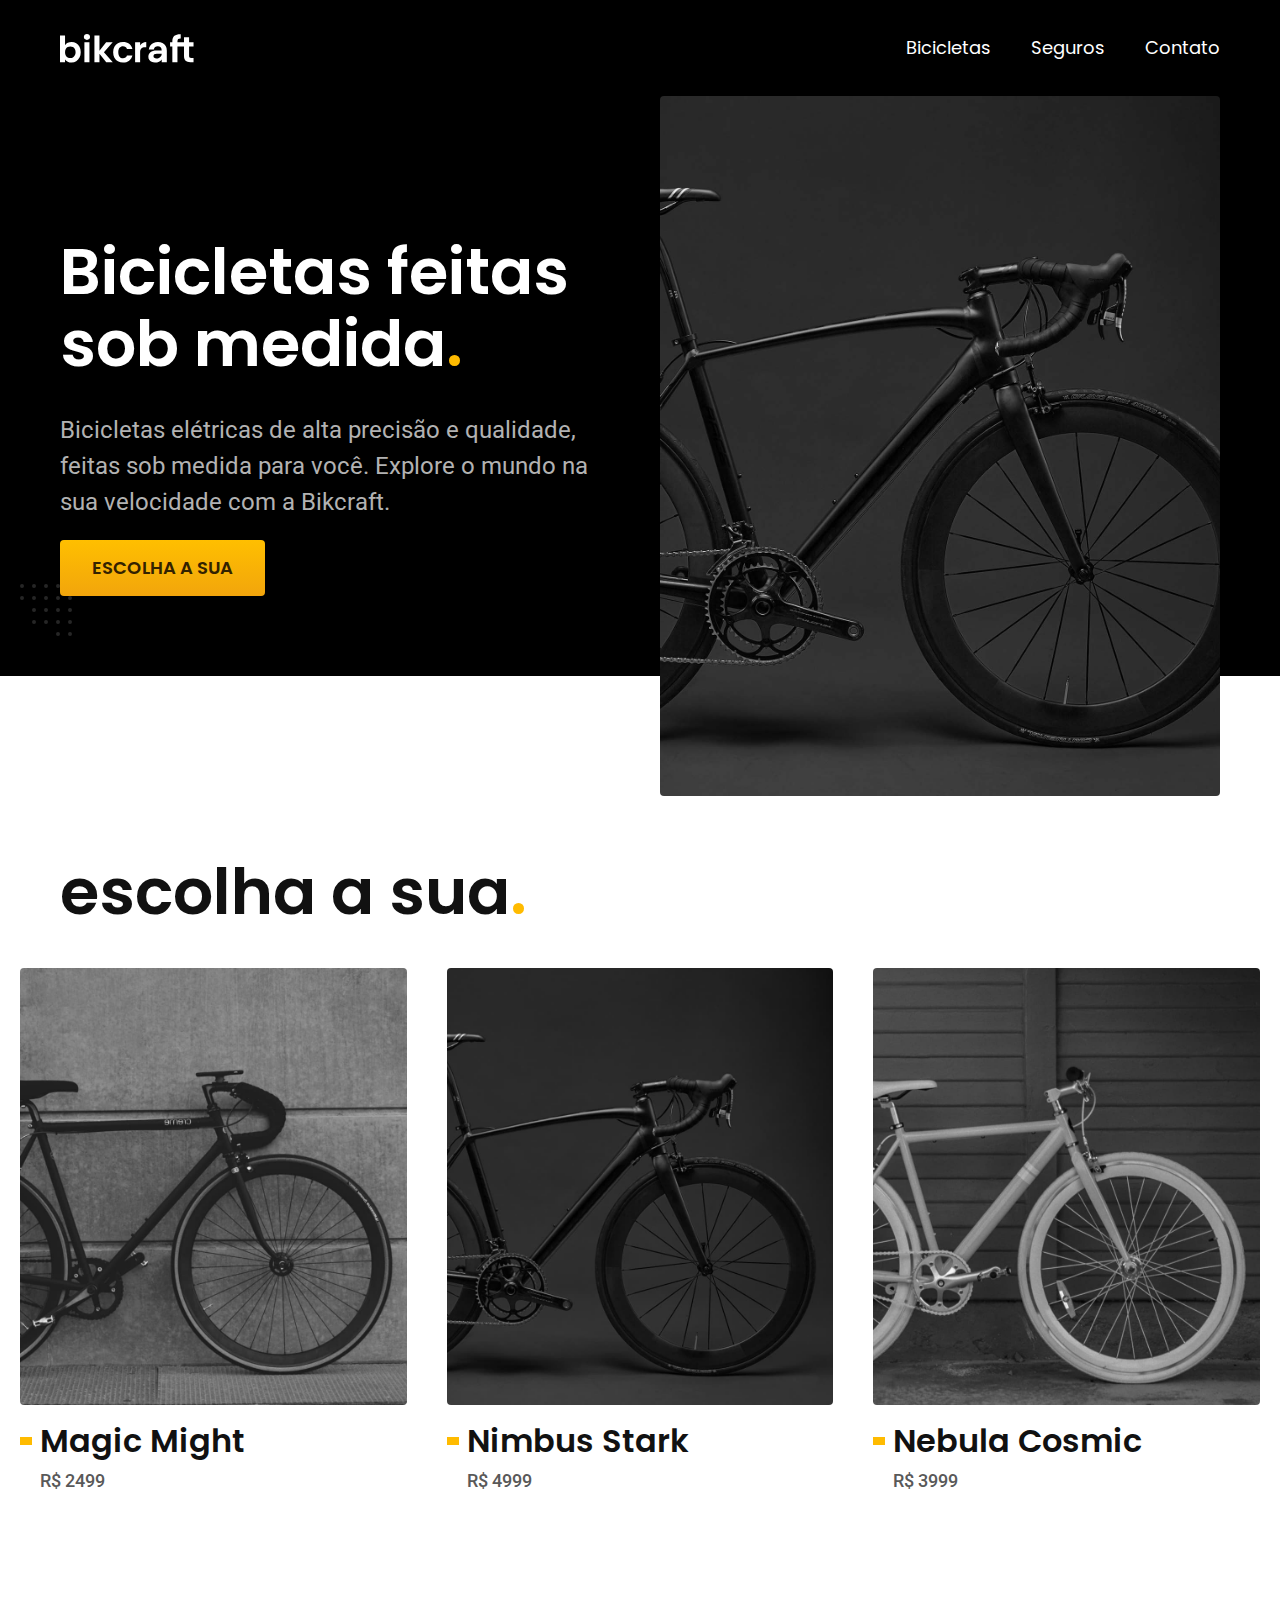
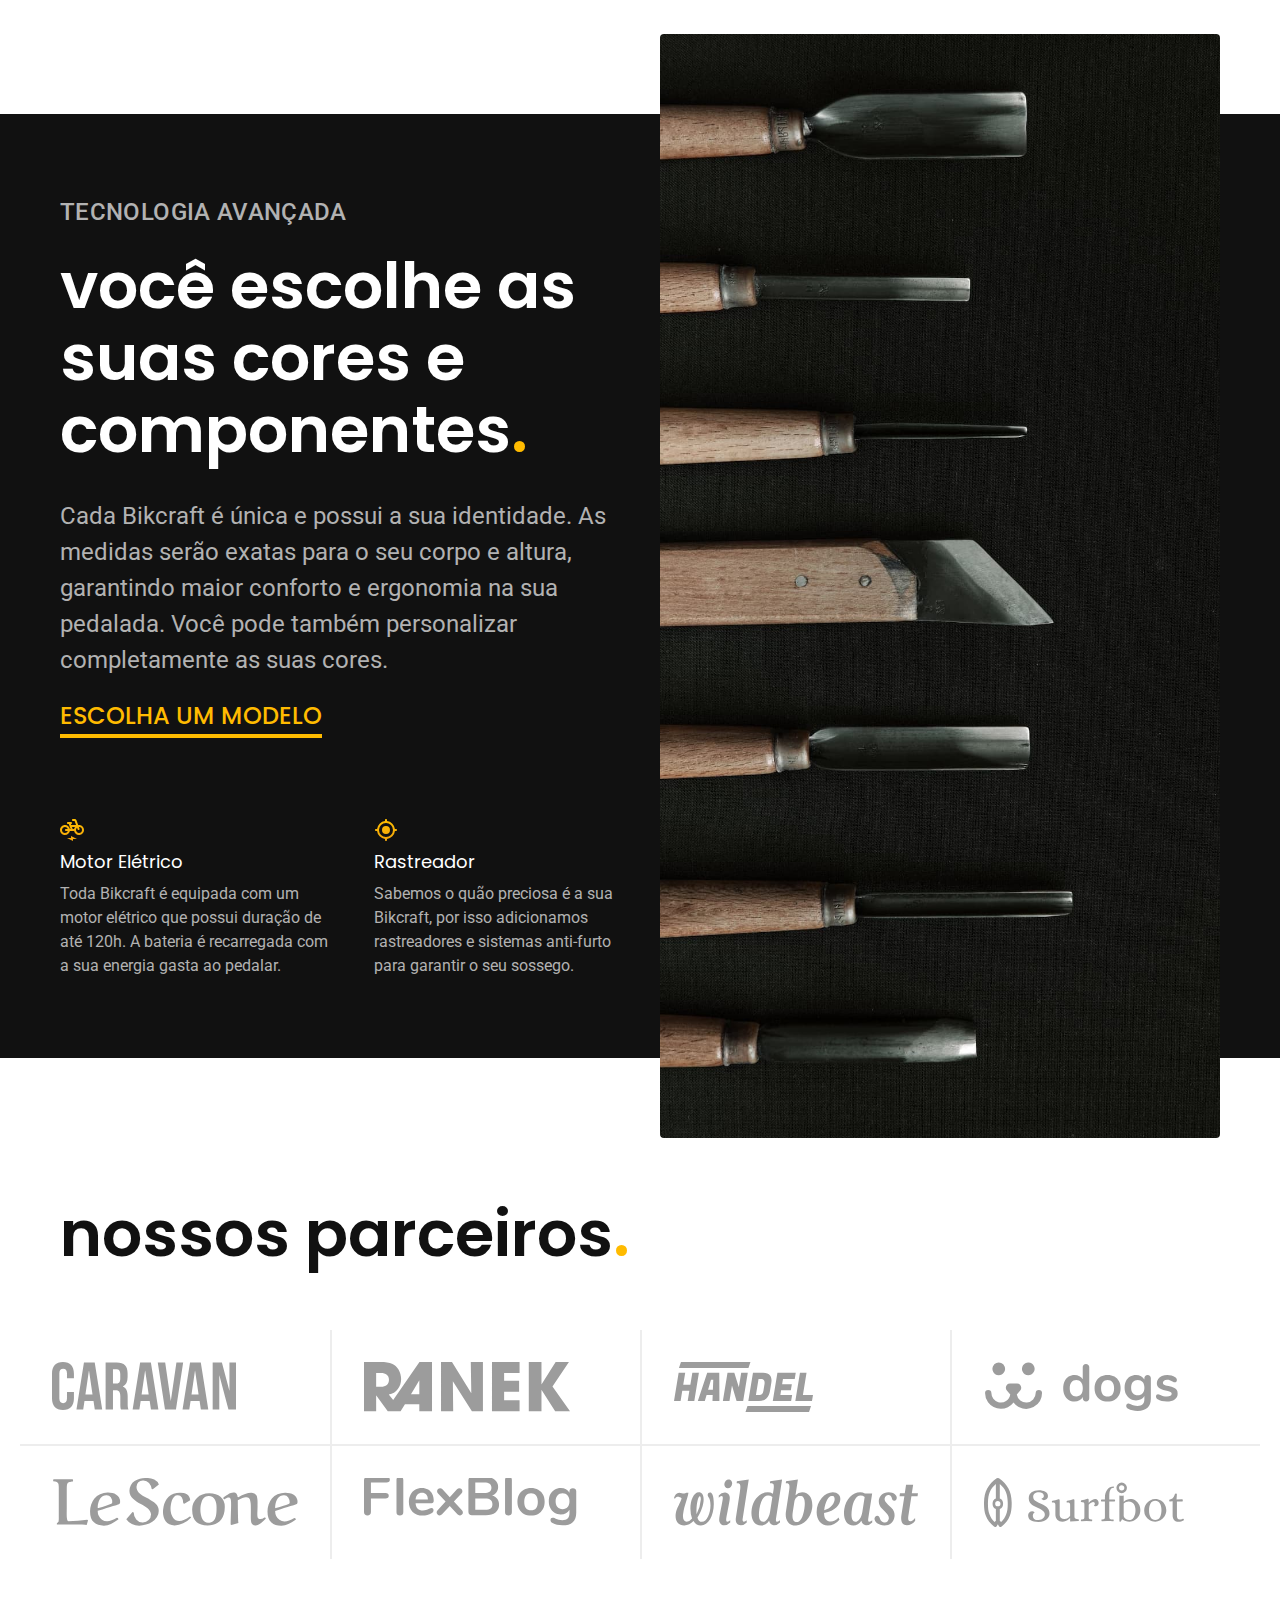
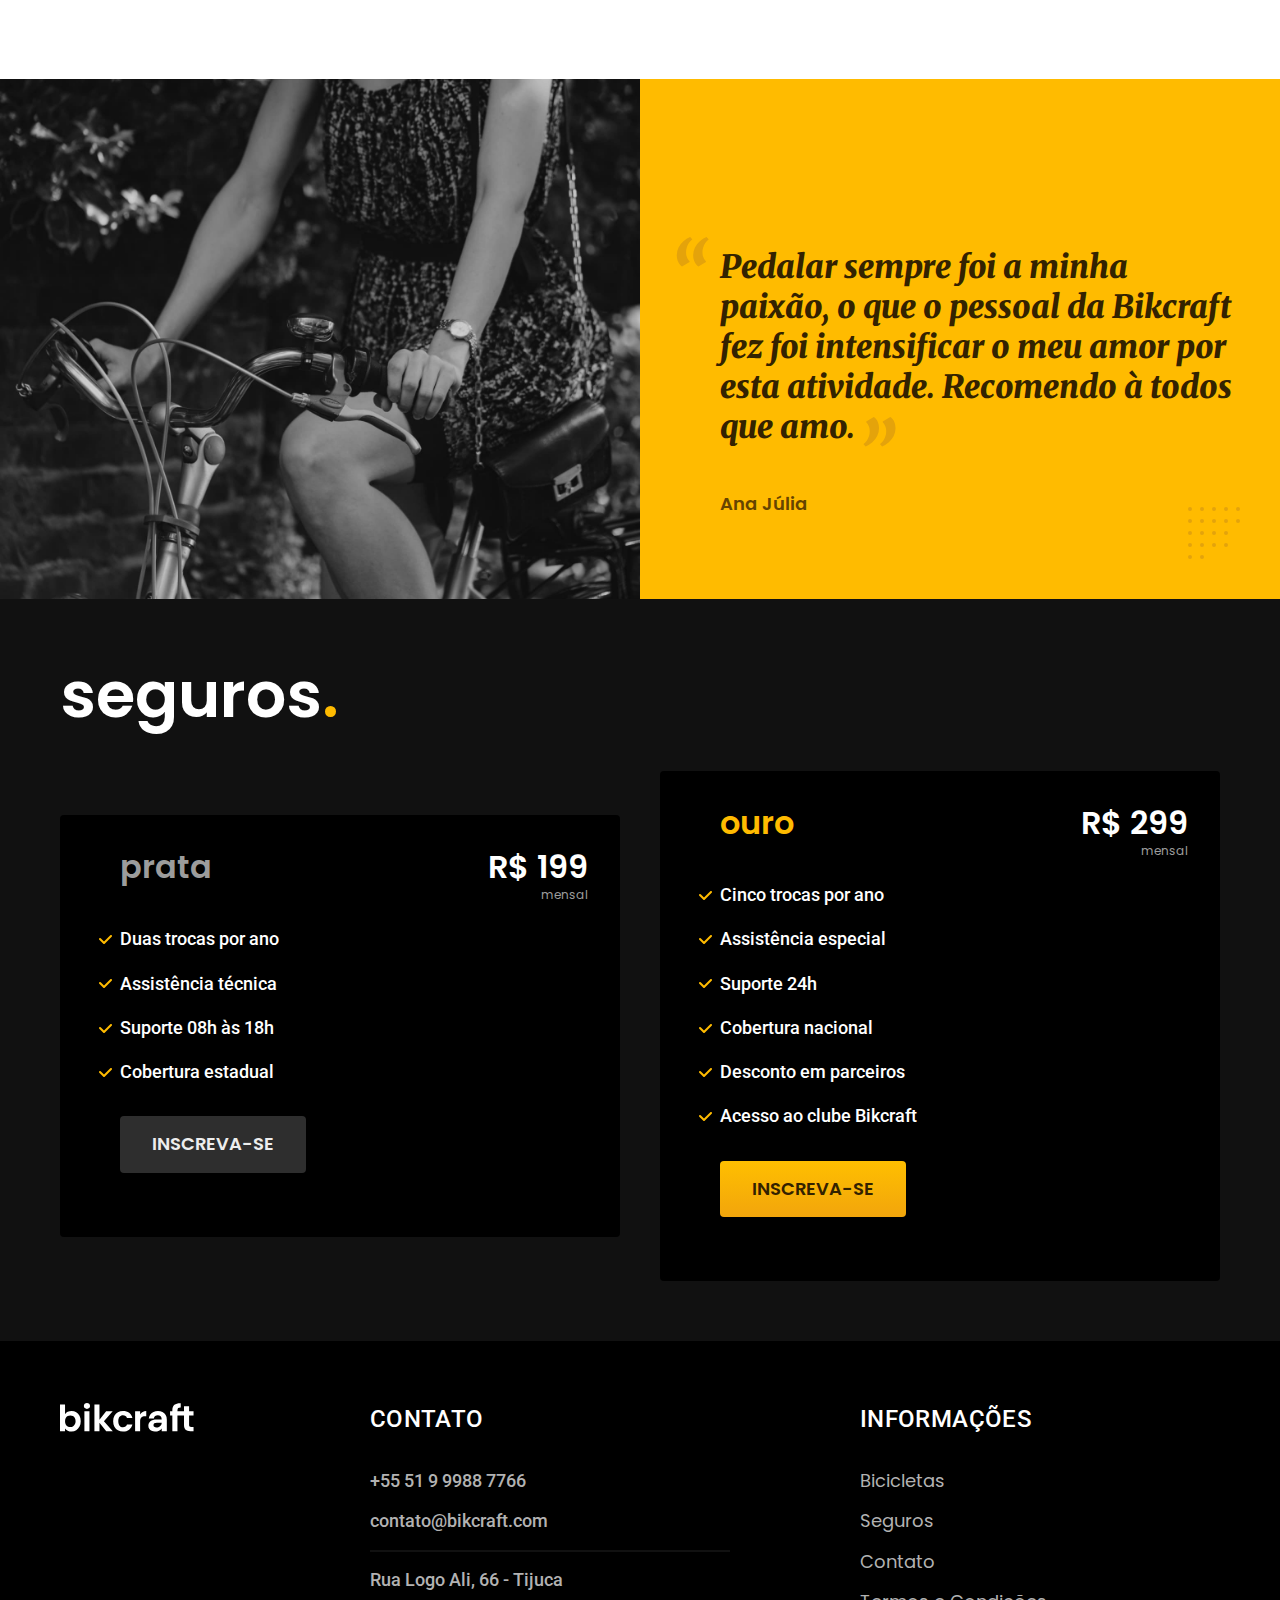
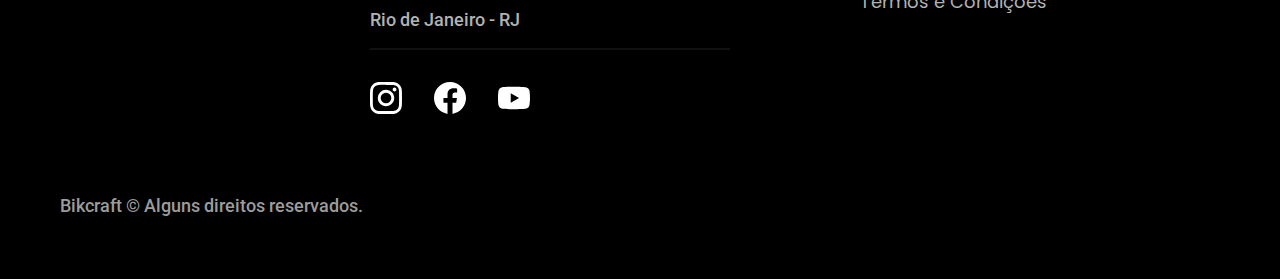
<file: index.html>
<!DOCTYPE html>
<html lang="pt-br">
<head>
    <meta charset="UTF-8">
    <meta http-equiv="X-UA-Compatible" content="IE=edge">
    <meta name="viewport" content="width=device-width, initial-scale=1.0">
    <link rel=" icon" href="./favicon.svg" type="image/svg+xml">
    

    <link rel="preaload" href="./css/style.min.css" as="style">
    <link rel="stylesheet" href="./css/style.min.css">


    <script src="./js/plugins/simple-anime.js" defer></script>
    <script src="./js/script.js" defer></script>

    
    <link rel="preconnect" href="https://fonts.googleapis.com">
    <link rel="preconnect" href="https://fonts.gstatic.com" crossorigin>
    <link href="https://fonts.googleapis.com/css2?family=Merriweather:ital,wght@1,900&family=Poppins:wght@400;600&family=Roboto:wght@400;500&display=swap" rel="stylesheet">
    
    <title>bikcraft - bicicletas elétricas</title>
    <meta name="description" content="Bicicletas elétricas de alta precisão e 
    qualidade, feitas sob medida para você. Explore o mundo na sua velocidade com a Bikcraft.">
    

<script>document.documentElement.classList.add('js')</script>
</head>
<body>
    <header class=" header-bg">
        <div class="header container">

            <a href="./">
                <img src="./img/bikcraft.svg" alt="bikcraft">
            </a>

            <nav aria-label="primaria">

                <ul class="header-menu font-1-m cor-0">
                    <li><a href="./bicicletas.html">Bicicletas</a></li>
                    <li><a href="./seguros.html">Seguros</a></li>
                    <li><a href="./contato.html">Contato</a></li>
                </ul>

            </nav>

        </div>
    </header>

    <main class="introducao-bg cor-0">
        <div class="container introducao">
            <div class="introducao-conteudo">
                <h1  data-anime="200" class="fadeInLeft font-1-xxl ">Bicicletas feitas sob medida<span class="cor-p1">.</span></h1>
            <p class="font-2-l cor-5" data-anime="400">
                Bicicletas elétricas de alta precisão e qualidade, feitas sob medida 
                para você. Explore o mundo na sua velocidade com a Bikcraft.
            </p>
            <a class="botao" data-anime="600" href="./bicicletas.html">Escolha a sua</a>
            </div>
            <picture data-anime="800">
                <source media="(max-width:800px)" srcset="./img/bicicletas/nimbus.jpg">
                <img src="./img/fotos/introducao.jpg" alt="Bicicleta elétrica preta">

            </picture>
            
        </div>

    </main>

    <article class="bicicletas-lista">
        <h2 class="container font-1-xxl">escolha a sua<span class="cor-p1">.</span> </h2>

        <ul>
            <li>
                <a href="./bicicletas/magic.html">
                    <img src="./img/bicicletas/magic-home.jpg" alt="bicicleta preta">
                    <h3 class="font-1-xl">Magic Might</h3>
                    <span class="font-2-m cor-8">R$ 2499</span>
                </a>
            </li>

            <li>
                <a href="./bicicletas/nimbus.html">
                    <img src="./img/bicicletas/nimbus-home.jpg" alt="bicicleta preta">
                    <h3 class="font-1-xl">Nimbus Stark</h3>
                    <span class="font-2-m cor-8">R$ 4999</span>
                </a>
            </li>

            <li>
                <a href="./bicicletas/nebula.html">
                    <img src="./img/bicicletas/nebula-home.jpg" alt="bicicleta preta">
                    <h3 class="font-1-xl">Nebula Cosmic</h3>
                    <span class="font-2-m cor-8">R$ 3999</span>
                </a>
            </li>
        </ul>
    </article>

    <article class="tecnologia-bg">
        <div class="tecnologia container">
            <div class="tecnologia-conteudo">
                <span class="font-2-l-b cor-5">tecnologia avançada</span>
                <h2 class="font-1-xxl cor-0">você escolhe as suas cores e componentes<span class="cor-p1">.</span></h2>
                <p class="font-2-l cor-5">
                    Cada Bikcraft é única e possui a sua identidade. 
                    As medidas serão exatas para o seu corpo e altura, 
                    garantindo maior conforto e ergonomia na sua pedalada. 
                    Você pode também personalizar completamente as suas cores.
                </p>
                <a  class="link" href="./bicicletas.html">escolha um modelo</a>

                <div class="tecnologia-vantagens">

                    <div>
                        <img src="./img/icones/eletrica.svg" alt="">
                        <h3 class="font-1-m cor-0">Motor Elétrico</h3>
                        <p class="font-2-s cor-5">
                            Toda Bikcraft é equipada com um motor elétrico que possui duração de até 120h. 
                            A bateria é recarregada com a sua energia gasta ao pedalar.
                        </p>
                    </div>
    
                    <div>
                        <img src="./img/icones/rastreador.svg" alt="">
                        <h3 class="font-1-m cor-0">Rastreador</h3>
                        <p class="font-2-s cor-5">
                            Sabemos o quão preciosa é a sua Bikcraft, por isso adicionamos
                             rastreadores e sistemas anti-furto para garantir o seu sossego.
                        </p>
                    </div>

                </div>

            </div>

            <div class="tecnologia-imagem">
                <img src="./img/fotos/tecnologia.jpg" alt="">
            </div>

        </div>
    </article>

    <section class="parceiros" aria-label="nossos parceiros">
        
        <h2 class="container font-1-xxl">nossos parceiros<span class="cor-p1">.</span> </h2>
        
        <ul>
            <li><img src="./img/parceiros/caravan.svg" alt="caravan"></li>
            <li><img src="./img/parceiros/ranek.svg" alt="ranek"></li>
            <li><img src="./img/parceiros/handel.svg" alt="handel"></li>
            <li><img src="./img/parceiros/dogs.svg" alt="dogs"></li>
            <li><img src="./img/parceiros/lescone.svg" alt="lescone"></li>
            <li><img src="./img/parceiros/flexblog.svg" alt="flexblog"></li>
            <li><img src="./img/parceiros/wildbeast.svg" alt="wildbeast"></li>
            <li><img src="./img/parceiros/surfbot.svg" alt="surfbot"></li>
        </ul>

    </section>

    <secttion class="depoimento" aria-label="depoimento">
        <div>
            <img  src="./img/fotos/depoimento.jpg" alt="">
        </div>

        <div class="depoimento-conteudo">
            <blockquote class="font-1-xl cor-p5">
                <p>
                    Pedalar sempre foi a minha paixão, 
                    o que o pessoal da Bikcraft fez foi intensificar o meu amor 
                    por esta atividade. Recomendo à todos que amo.
                </p>
                <span class="font-1-m-b cor-p4">Ana Júlia
                </span>
            </blockquote>
        </div>

    </secttion>

    <article class="seguros-bg">
        <div class="seguros container">
            <h2 class="font-1-xxl cor-0">seguros<span class="cor-p1">.</span></h2>
           
            <div class="seguros-item">
                
                <h3 class="font-1-xl cor-6">prata</h3>
                <span class="font-1-xl cor-0">R$ 199 <span class="font-1-xs cor-6">mensal</span></span>
                
                <ul class="font-2-m cor-0">
                    <li>Duas trocas por ano</li>
                    <li>Assistência técnica</li>
                    <li>Suporte 08h às 18h</li>
                    <li>Cobertura estadual</li>
                </ul>

                <a class="botao secundario" href="./orcamento.html">inscreva-se</a>

            </div>

            <div class="seguros-item">
                
                <h3 class="font-1-xl cor-p1">ouro</h3>
                <span class="font-1-xl cor-0">R$ 299 <span class="font-1-xs cor-6">mensal</span></span>
                
                <ul class="font-2-m cor-0">
                    <li>Cinco trocas por ano</li>
                    <li>Assistência especial</li>
                    <li>Suporte 24h</li>
                    <li>Cobertura nacional</li>
                    <li>Desconto em parceiros</li>
                    <li>Acesso ao clube Bikcraft</li>
                </ul>

                <a class="botao" href="./orcamento.html">inscreva-se</a>

            </div>

        </div>

    </article>

    <footer class="footer-bg">
        <div class="footer container">
            <img src="./img/bikcraft.svg" alt="bikcraft logo">

            <div class="footer-contato">

                <h3 class="font-2-l-b cor-0">Contato</h3>

                <ul class="font-2-m cor-5">
                    <li><a href="tel:+5551999887766">+55 51 9 9988 7766</a></li>
                    <li><a href="mailto:contato@bikcraft.com">contato@bikcraft.com</a></li>
                    <li>Rua Logo Ali, 66 - Tijuca</li>
                    <li>Rio de Janeiro - RJ</li>
                </ul>

                <div class="footer-redes">
                    <a href="./"><img src="./img/redes/instagram.svg" alt="Instagram"></a>
                    <a href="./"><img src="./img/redes/facebook.svg" alt="Facebbok"></a>
                    <a href="./"><img src="./img/redes/youtube.svg" alt="youtube"></a>
    
                </div>

            </div>

            <div class="footer-informacoes">
                <h3 class="font-2-l-b cor-0">Informações</h3>
                <nav>
                    <ul class="font-1-m cor-5">
                        <li><a href="./bicicletas.html">Bicicletas</a></li>
                        <li><a href="./seguros.html">Seguros</a></li>
                        <li><a href="./contato.html">Contato</a></li>
                        <li><a href="./termos.html">Termos e Condições</a></li>
                    </ul>
                </nav>
            </div>
            <p class="font-2-m cor-6 footer-copy">Bikcraft © Alguns direitos reservados.</p>

        </div>


    </footer>
    
</body>
</html>
</file>
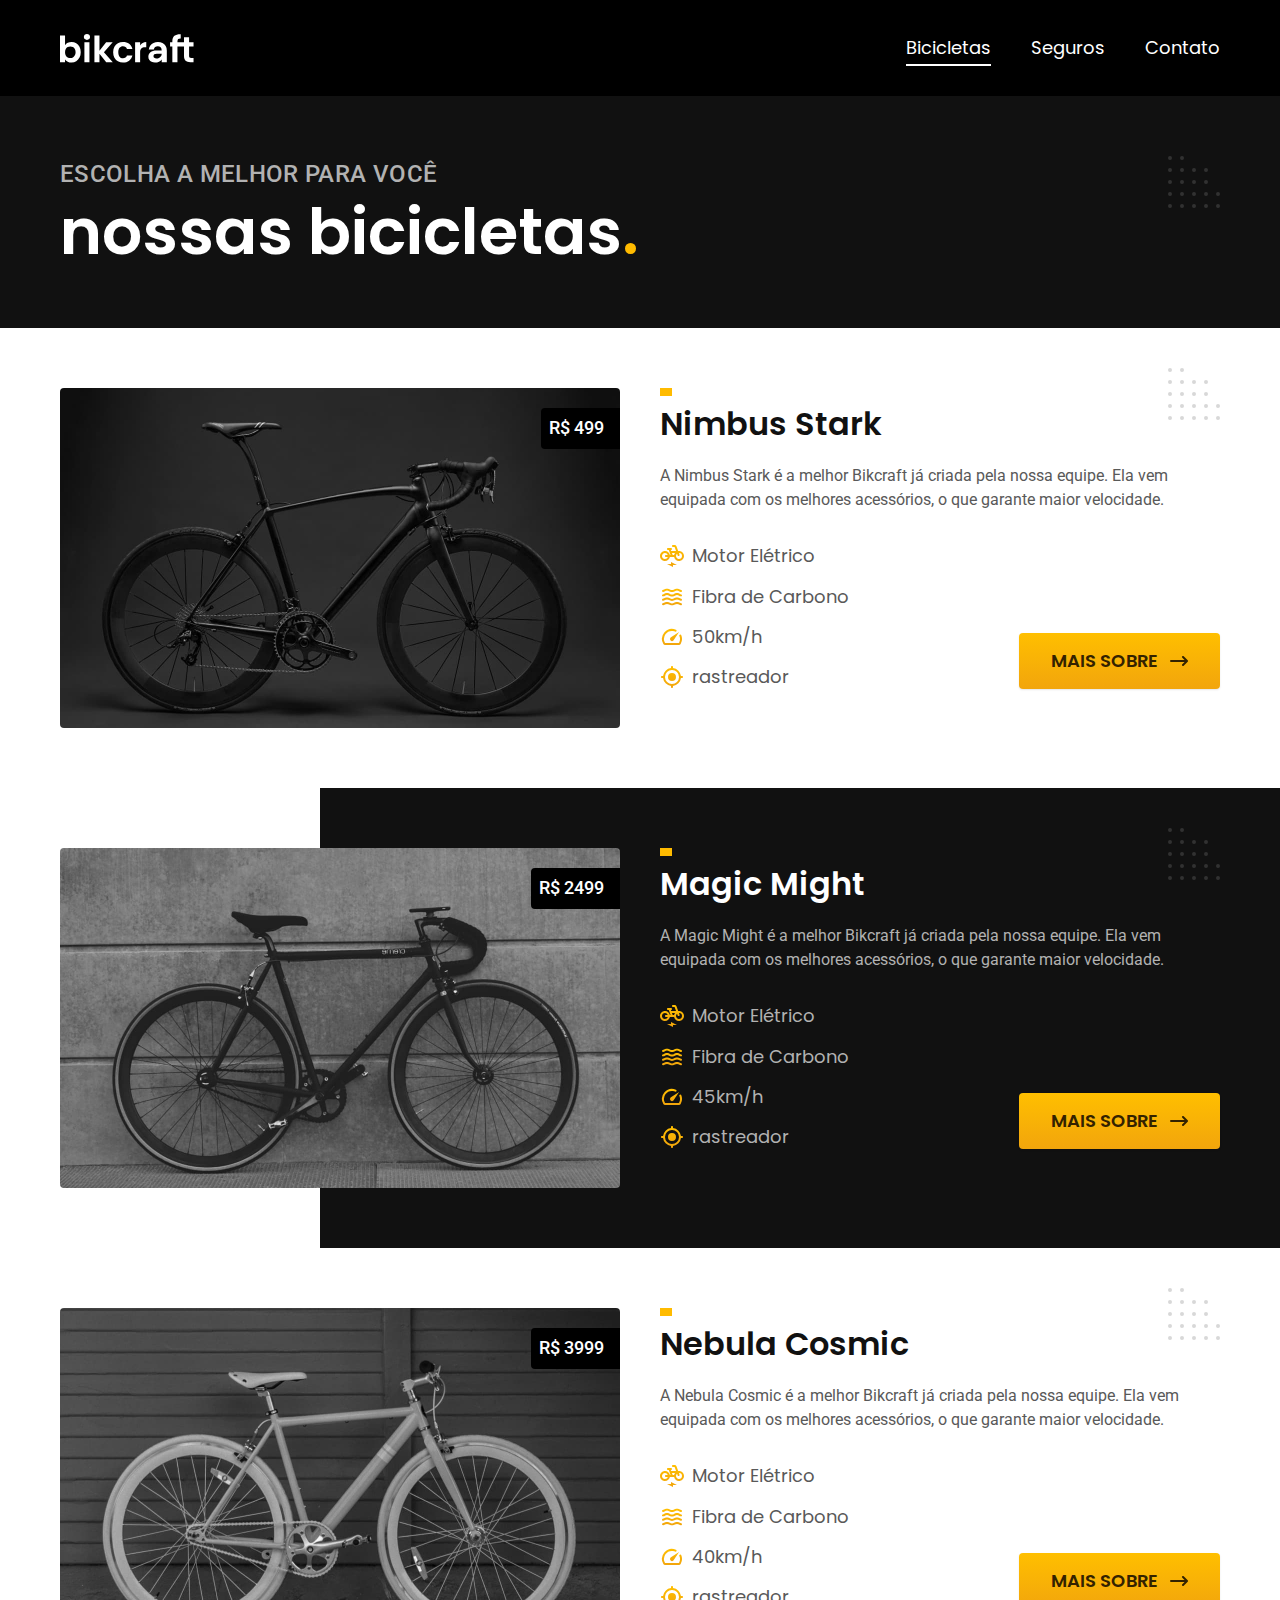
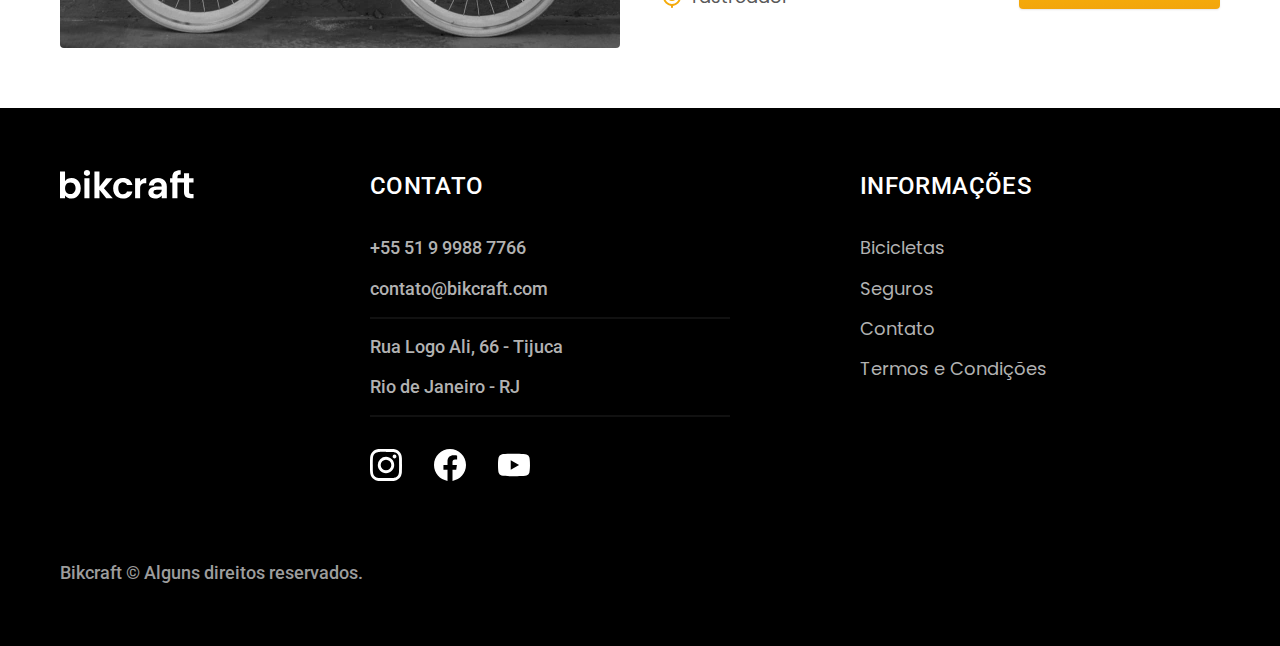
<file: bicicletas.html>
<!DOCTYPE html>
<html lang="pt-br">
<head>
    <meta charset="UTF-8">
    <meta http-equiv="X-UA-Compatible" content="IE=edge">
    <meta name="viewport" content="width=device-width, initial-scale=1.0">
    <link rel=" icon" href="./favicon.svg" type="image/svg+xml">
    <link rel="preaload" href="./css/style.min.css" as="style">
    <link rel="stylesheet" href="./css/style.min.css">
    <script src="./js/script.js" defer></script>

    <link rel="preconnect" href="https://fonts.googleapis.com">
    <link rel="preconnect" href="https://fonts.gstatic.com" crossorigin>
    <link href="https://fonts.googleapis.com/css2?family=Merriweather:ital,wght@1,900&family=Poppins:wght@400;600&family=Roboto:wght@400;500&display=swap" rel="stylesheet">

    <title>Bicicletas | bikcraft - bicicletas elétricas</title>
    <meta name="description" content="Termos e Condições | Bikcraft">
<script>document.documentElement.classList.add('js')</script>
</head>
<body id="bicicletas">
    <header class=" header-bg">
        <div class="header container">

            <a href="./">
                <img src="./img/bikcraft.svg" alt="bikcraft">
            </a>

            <nav aria-label="primaria">

                <ul class="header-menu font-1-m cor-0">
                    <li><a href="./bicicletas.html">Bicicletas</a></li>
                    <li><a href="./seguros.html">Seguros</a></li>
                    <li><a href="./contato.html">Contato</a></li>
                </ul>

            </nav>

        </div>
    </header>

    <main>
        <div class="titulo-bg">
            <div class="titulo container">
                <p class="font-2-l-b cor-5">escolha a melhor para você</p>
                <h1 class="font-1-xxl cor-0">nossas bicicletas<span class="cor-p1">.</span> </h1>
            </div>
        </div>

        
            <div class="bicicletas container">

                <div class="bicicletas-imagem">
                    <img src="./img/bicicletas/nimbus.jpg" alt="bicicleta preta">
                    <span class="font-2-m cor-0">R$ 499</span>

                </div>

                <div class="bicicletas-conteudo">

                    <h2 class="font-1-xl">Nimbus Stark</h2>
                    <p class="font-2-s cor-8">
                        A Nimbus Stark é a melhor Bikcraft já criada pela nossa equipe.
                         Ela vem equipada com os melhores acessórios, 
                         o que garante maior velocidade.
                    </p>
                    <ul class="font-1-m cor-8">
                        <li>
                            <img src="./img/icones/eletrica.svg" alt="">
                            Motor Elétrico
                        </li>
                        <li>
                            <img src="./img/icones/carbono.svg" alt="">
                            Fibra de Carbono
                        </li>
                        <li>
                            <img src="./img/icones/velocidade.svg" alt="">
                            50km/h
                        </li>
                        <li>
                            <img src="./img/icones/rastreador.svg" alt="">
                            rastreador
                        </li>
                    </ul>

                    <a class="botao seta" href="./bicicletas/nimbus.html">Mais sobre</a>


                </div>

            </div>
        

        <div class="bicicletas-bg">
            <div class="bicicletas container">

                <div class="bicicletas-imagem">
                    <img src="./img/bicicletas/magic.jpg" alt="bicicleta preta">
                    <span class="font-2-m cor-0">R$ 2499</span>

                </div>

                <div class="bicicletas-conteudo">

                    <h2 class="font-1-xl cor-0">Magic Might</h2>
                    <p class="font-2-s cor-5">
                        A Magic Might é a melhor Bikcraft já criada pela nossa equipe.
                         Ela vem equipada com os melhores acessórios, 
                         o que garante maior velocidade.
                    </p>
                    <ul class="font-1-m cor-5">
                        <li>
                            <img src="./img/icones/eletrica.svg" alt="">
                            Motor Elétrico
                        </li>
                        <li>
                            <img src="./img/icones/carbono.svg" alt="">
                            Fibra de Carbono
                        </li>
                        <li>
                            <img src="./img/icones/velocidade.svg" alt="">
                            45km/h
                        </li>
                        <li>
                            <img src="./img/icones/rastreador.svg" alt="">
                            rastreador
                        </li>
                    </ul>
                    <a class="botao seta" href="./bicicletas/magic.html">Mais sobre</a>

                </div>

            </div>
        </div>

        
            <div class="bicicletas container">

                <div class="bicicletas-imagem">
                    <img src="./img/bicicletas/nebula.jpg" alt="bicicleta preta">
                    <span class="font-2-m cor-0">R$ 3999</span>

                </div>

                <div class="bicicletas-conteudo">

                    <h2 class="font-1-xl">Nebula Cosmic </h2>
                    <p class="font-2-s cor-8">
                        A Nebula  Cosmic é a melhor Bikcraft já criada pela nossa equipe.
                         Ela vem equipada com os melhores acessórios, 
                         o que garante maior velocidade.
                    </p>
                    <ul class="font-1-m cor-8">
                        <li>
                            <img src="./img/icones/eletrica.svg" alt="">
                            Motor Elétrico
                        </li>
                        <li>
                            <img src="./img/icones/carbono.svg" alt="">
                            Fibra de Carbono
                        </li>
                        <li>
                            <img src="./img/icones/velocidade.svg" alt="">
                            40km/h
                        </li>
                        <li>
                            <img src="./img/icones/rastreador.svg" alt="">
                            rastreador
                        </li>
                    </ul>
                    <a class="botao seta" href="./bicicletas/nebula.html">Mais sobre</a>

                </div>

            </div>
    

    </main>

   

    <footer class="footer-bg">
        <div class="footer container">
            <img src="./img/bikcraft.svg" alt="bikcraft logo">

            <div class="footer-contato">

                <h3 class="font-2-l-b cor-0">Contato</h3>

                <ul class="font-2-m cor-5">
                    <li><a href="tel:+5551999887766">+55 51 9 9988 7766</a></li>
                    <li><a href="mailto:contato@bikcraft.com">contato@bikcraft.com</a></li>
                    <li>Rua Logo Ali, 66 - Tijuca</li>
                    <li>Rio de Janeiro - RJ</li>
                </ul>

                <div class="footer-redes">
                    <a href="./"><img src="./img/redes/instagram.svg" alt="Instagram"></a>
                    <a href="./"><img src="./img/redes/facebook.svg" alt="Facebbok"></a>
                    <a href="./"><img src="./img/redes/youtube.svg" alt="youtube"></a>
    
                </div>

            </div>

            <div class="footer-informacoes">
                <h3 class="font-2-l-b cor-0">Informações</h3>
                <nav>
                    <ul class="font-1-m cor-5">
                        <li><a href="./bicicletas.html">Bicicletas</a></li>
                        <li><a href="./seguros.html">Seguros</a></li>
                        <li><a href="./contato.html">Contato</a></li>
                        <li><a href="./termos.html">Termos e Condições</a></li>
                    </ul>
                </nav>
            </div>
            <p class="font-2-m cor-6 footer-copy">Bikcraft © Alguns direitos reservados.</p>

        </div>


    </footer>
    
</body>
</html>
</file>
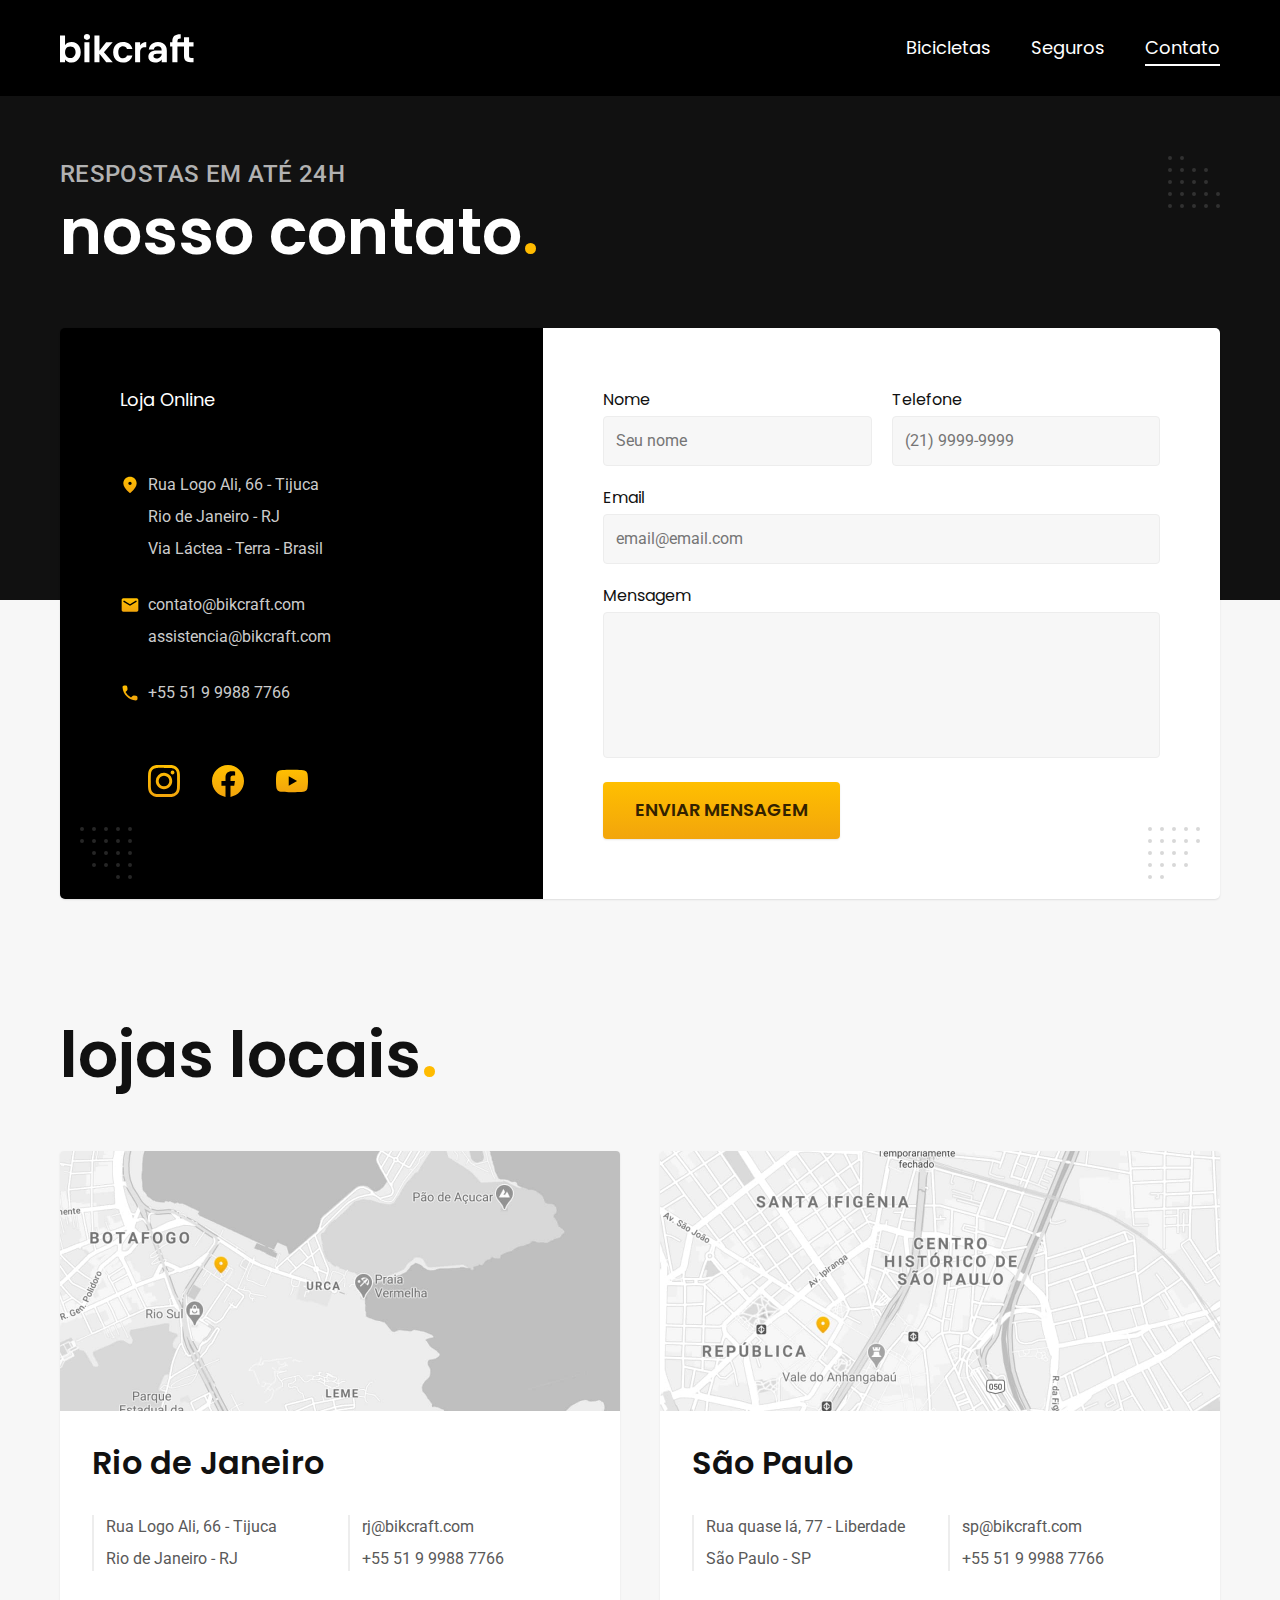
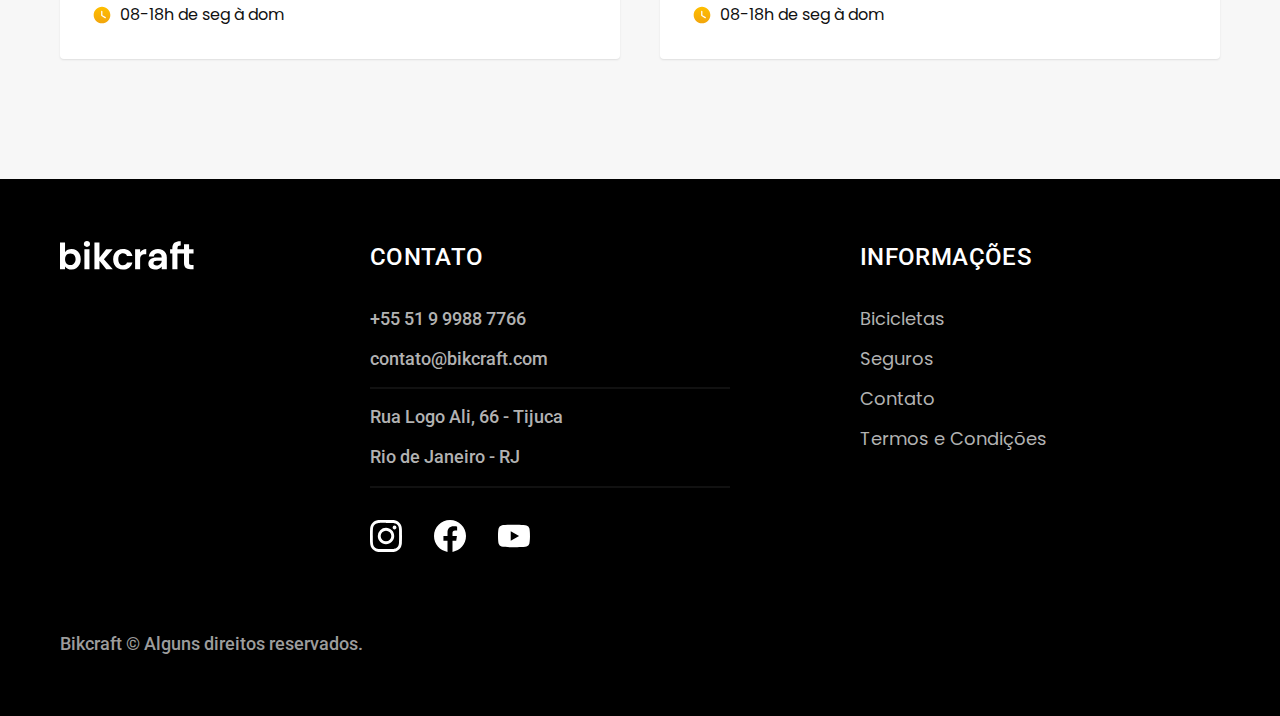
<file: contato.html>
<!DOCTYPE html>
<html lang="pt-br">
<head>
    <meta charset="UTF-8">
    <meta http-equiv="X-UA-Compatible" content="IE=edge">
    <meta name="viewport" content="width=device-width, initial-scale=1.0">
    <link rel=" icon" href="./favicon.svg" type="image/svg+xml">
    <link rel="preaload" href="./css/style.min.css" as="style">
    <link rel="stylesheet" href="./css/style.min.css">
    <script src="./js/script.js" defer></script>

    <link rel="preconnect" href="https://fonts.googleapis.com">
    <link rel="preconnect" href="https://fonts.gstatic.com" crossorigin>
    <link href="https://fonts.googleapis.com/css2?family=Merriweather:ital,wght@1,900&family=Poppins:wght@400;600&family=Roboto:wght@400;500&display=swap" rel="stylesheet">

    <title>Contato | bikcraft - bicicletas elétricas</title>
    <meta name="description" content="Termos e Condições | Bikcraft">
<script>document.documentElement.classList.add('js')</script>
</head>
<body id="contato">
    <header class=" header-bg">
        <div class="header container">

            <a href="./">
                <img src="./img/bikcraft.svg" alt="bikcraft">
            </a>

            <nav aria-label="primaria">

                <ul class="header-menu font-1-m cor-0">
                    <li><a href="./bicicletas.html">Bicicletas</a></li>
                    <li><a href="./seguros.html">Seguros</a></li>
                    <li><a href="./contato.html">Contato</a></li>
                </ul>

            </nav>

        </div>
    </header>

    <main>
        <div class="titulo-bg">
            <div class="titulo container">
                <p class="font-2-l-b cor-5">respostas em até 24h</p>
                <h1 class="font-1-xxl cor-0">nosso contato<span class="cor-p1">.</span> </h1>
            </div>
        </div>

        <div class="contato container">
            <section class="contato-dados" aria-label="endereço">
                <h2 class="font-1-m cor-0">Loja Online</h2>

                <div class="contato-endereco font-2-s cor-4">
                    <p>Rua Logo Ali, 66 - Tijuca</p>
                    <p>Rio de Janeiro - RJ</p>
                    <p>Via Láctea - Terra - Brasil</p>
                </div>

                <address class="contato-meios font-2-s cor-4">
                    <a href="mailto:contato@bikcraft.com">contato@bikcraft.com</a>
                    <a href="mailto:assistencia@bikcraft.com">assistencia@bikcraft.com</a>
                    <a href="tel:+5551999887766">+55 51 9 9988 7766</a>
                </address>

                <div class="contato-redes">
                    <a href="./"><img src="./img/redes/instagram-p.svg" alt="Instagram"></a>
                    <a href="./"><img src="./img/redes/facebook-p.svg" alt="Facebbok"></a>
                    <a href="./"><img src="./img/redes/youtube-p.svg" alt="youtube"></a>
                </div>

            </section>

            <section class="contato-formulario" aria-label="formulario">

                <form class="form" action="./contato.html">

                    <div>
                        <label for="nome">Nome</label>
                        <input type="text" id="nome" name="nome" placeholder="Seu nome">
                    </div>

                    <div>
                        <label for="telefone">Telefone</label>
                        <input type="text" id="telefone" name="telefone" placeholder="(21) 9999-9999">
                    </div>

                    <div class="col-2">
                        <label for="email">Email</label>
                        <input type="email" id="email" name="email" placeholder="email@email.com">
                    </div>

                    <div class="col-2">
                        <label for="mensagem">Mensagem</label>
                        <textarea rows="5" id="mensagem" name="mensagem"></textarea>
                    </div>

                    <button class="botao col-2">enviar mensagem</button>

                </form>
            </section>
        </div>
    </main>

    <article class="lojas container">
        <h2 class="font-1-xxl">lojas locais<span class="cor-p1">.</span></h2>

    

        <div class="lojas-item">
            <img src="./img/lojas/rj.jpg" alt="mapa marcando loja do Rio de Janeiro">
            
            <div class="lojas-conteudo">
                <h3 class="font-1-xl">Rio de Janeiro</h3>

                <div class="lojas-dados font-2-s cor-8">
                    <p>Rua Logo Ali, 66 - Tijuca</p>
                    <p>Rio de Janeiro - RJ</p>
                </div>
    
                <div class="lojas-dados font-2-s cor-8">
                    <a href="mailto:rj@bikcraft.com">rj@bikcraft.com</a>
                        <a href="tel:+5551999887766">+55 51 9 9988 7766</a>
                </div>
    
                <p class="lojas-tempo font-1-s"> <img src="./img/icones/horario.svg" alt=""> 08-18h de seg à dom</p>
            </div>
        </div>

        <div class="lojas-item">
            <img src="./img/lojas/sp.jpg" alt="mapa marcando loja do Rio de Janeiro">
            
           <div class="lojas-conteudo">
            <h3 class="font-1-xl">São Paulo</h3>

            <div class="lojas-dados font-2-s cor-8">
                <p>Rua quase lá, 77 - Liberdade</p>
                <p>São Paulo - SP</p>
            </div>

            <div class="lojas-dados font-2-s cor-8">
                <a href="mailto:sp@bikcraft.com">sp@bikcraft.com</a>
                    <a href="tel:+5551999887766">+55 51 9 9988 7766</a>
            </div>

            <p class="lojas-tempo font-1-s"> <img src="./img/icones/horario.svg" alt=""> 08-18h de seg à dom</p>

           </div>
            
        </div>


    </article>



    <footer class="footer-bg">
        <div class="footer container">
            <img src="./img/bikcraft.svg" alt="bikcraft logo">

            <div class="footer-contato">

                <h3 class="font-2-l-b cor-0">Contato</h3>

                <ul class="font-2-m cor-5">
                    <li><a href="tel:+5551999887766">+55 51 9 9988 7766</a></li>
                    <li><a href="mailto:contato@bikcraft.com">contato@bikcraft.com</a></li>
                    <li>Rua Logo Ali, 66 - Tijuca</li>
                    <li>Rio de Janeiro - RJ</li>
                </ul>

                <div class="footer-redes">
                    <a href="./"><img src="./img/redes/instagram.svg" alt="Instagram"></a>
                    <a href="./"><img src="./img/redes/facebook.svg" alt="Facebbok"></a>
                    <a href="./"><img src="./img/redes/youtube.svg" alt="youtube"></a>
    
                </div>

            </div>

            <div class="footer-informacoes">
                <h3 class="font-2-l-b cor-0">Informações</h3>
                <nav>
                    <ul class="font-1-m cor-5">
                        <li><a href="./bicicletas.html">Bicicletas</a></li>
                        <li><a href="./seguros.html">Seguros</a></li>
                        <li><a href="./contato.html">Contato</a></li>
                        <li><a href="./termos.html">Termos e Condições</a></li>
                    </ul>
                </nav>
            </div>
            <p class="font-2-m cor-6 footer-copy">Bikcraft © Alguns direitos reservados.</p>

        </div>


    </footer>
    
</body>
</html>
</file>
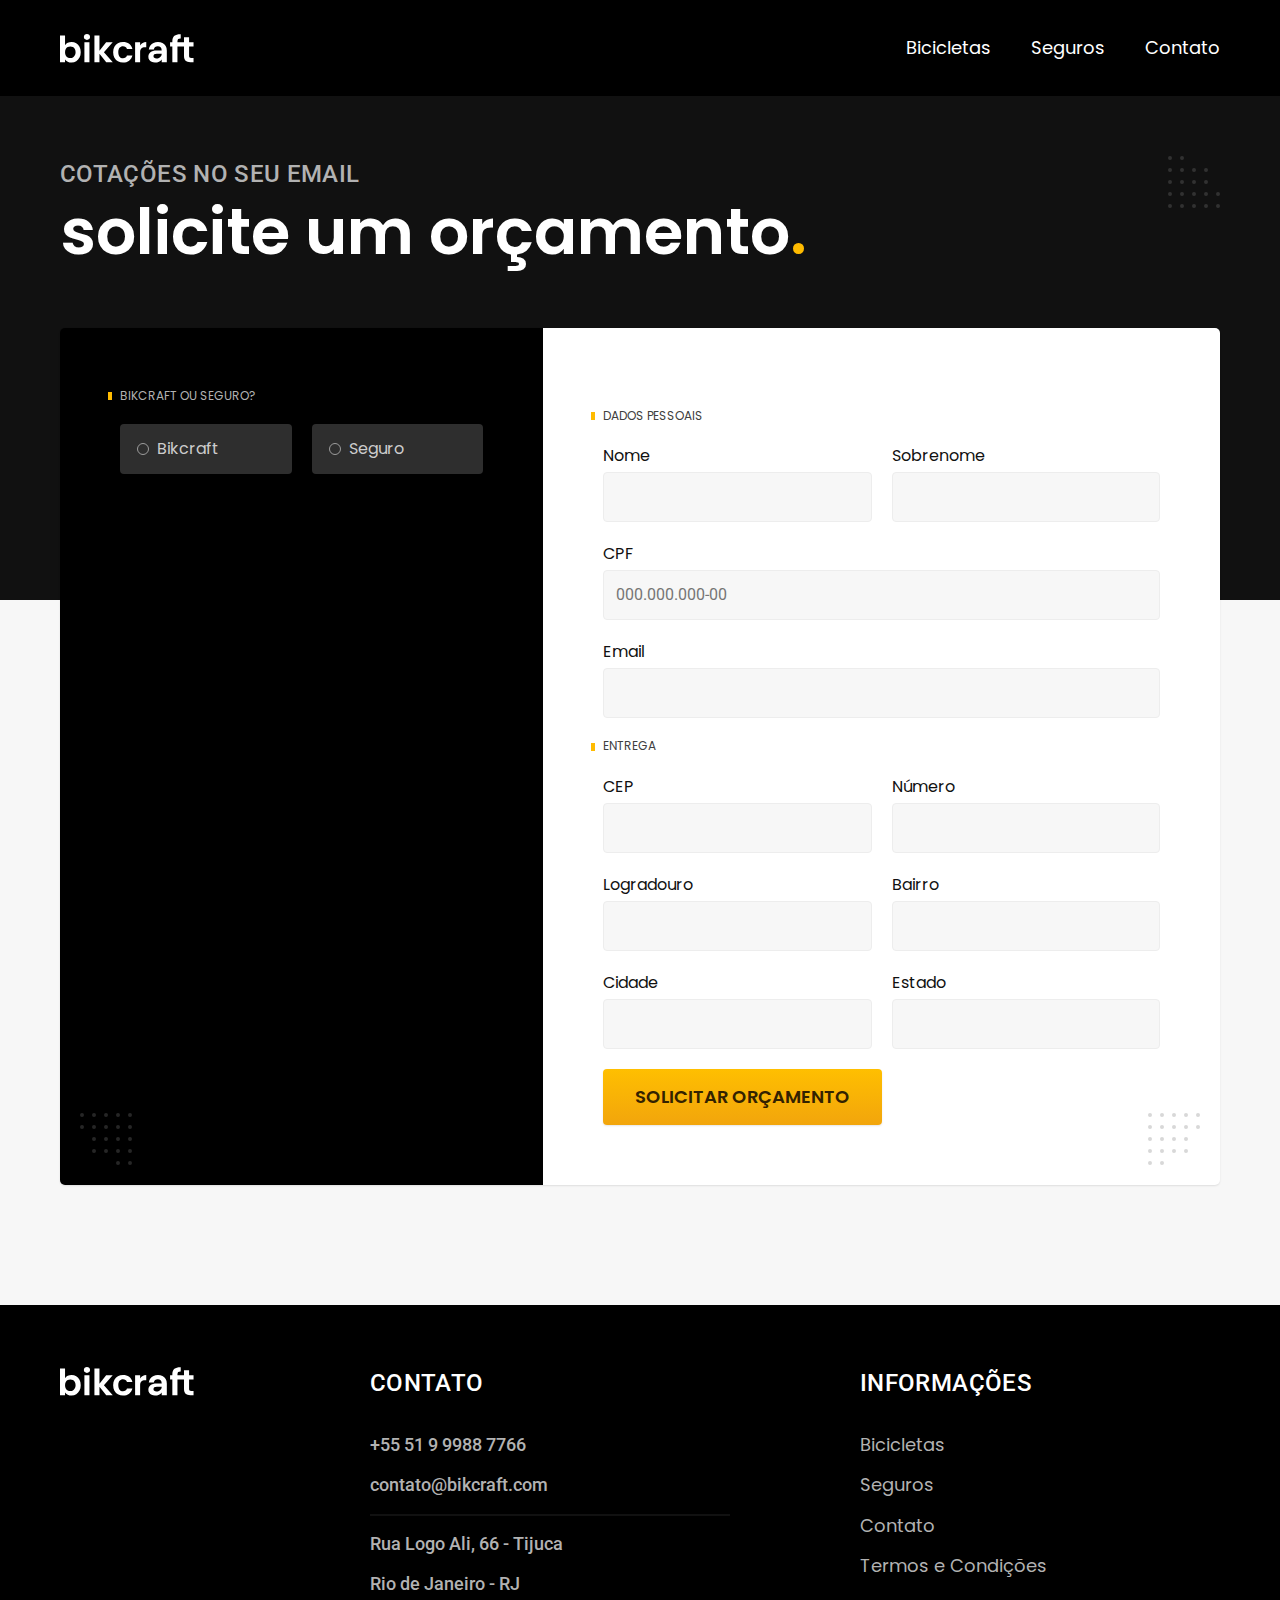
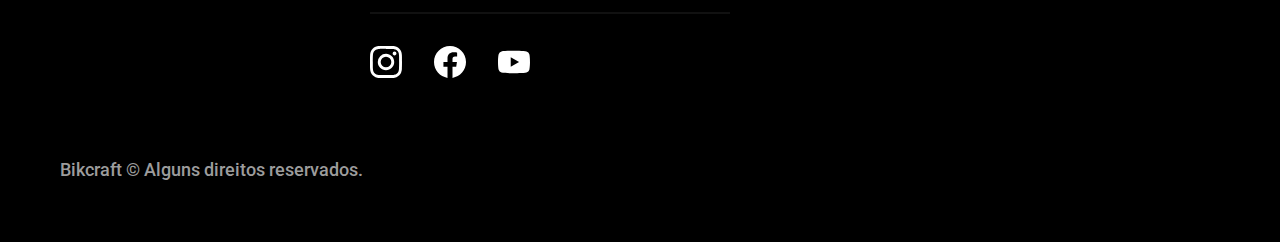
<file: orcamento.html>
<!DOCTYPE html>

<html lang="pt-br">

<head>
    <meta charset="UTF-8">
    <meta http-equiv="X-UA-Compatible" content="IE=edge">
    <meta name="viewport" content="width=device-width, initial-scale=1.0">
    <link rel=" icon" href="./favicon.svg" type="image/svg+xml">
    <link rel="preaload" href="./css/style.min.css" as="style">
    <link rel="stylesheet" href="./css/style.min.css">
    <script src="./js/script.js" defer></script>

    <link rel="preconnect" href="https://fonts.googleapis.com">
    <link rel="preconnect" href="https://fonts.gstatic.com" crossorigin>
    <link href="https://fonts.googleapis.com/css2?family=Merriweather:ital,wght@1,900&family=Poppins:wght@400;600&family=Roboto:wght@400;500&display=swap" rel="stylesheet">

    <title>Orçamento | bikcraft - bicicletas elétricas</title>
    <meta name="description" content="Termos e Condições | Bikcraft">
<script>document.documentElement.classList.add('js')</script>
</head>

<body id="orcamento">

    <header class=" header-bg">

        <div class="header container">

            <a href="./">
                <img src="./img/bikcraft.svg" alt="bikcraft">
            </a>

            <nav aria-label="primaria">

                <ul class="header-menu font-1-m cor-0">
                    <li><a href="./bicicletas.html">Bicicletas</a></li>
                    <li><a href="./seguros.html">Seguros</a></li>
                    <li><a href="./contato.html">Contato</a></li>
                </ul>

            </nav>

        </div>

    </header>

    <main>

        <div class="titulo-bg">

            <div class="titulo container">
                <p class="font-2-l-b cor-5">cotações no seu email</p>
                <h1 class="font-1-xxl cor-0">solicite um orçamento<span class="cor-p1">.</span> </h1>
            </div>

        </div>

        <form class="orcamento container" action="./orcamento.html">

            <div class="orcamento-produto">
                <h2 class="font-1-xs cor-5">Bikcraft ou Seguro?</h2>

                <input type="radio" name="tipo" value="bikcraft" id="bikcraft">
                <label for="bikcraft">Bikcraft</label>
                
                <input type="radio" name="tipo" value="seguro" id="seguro">
                <label for="seguro">Seguro</label>

                <div class="orcamento-conteudo" id="orcamento-bikcraft">
                    <h2 class="font-1-xs cor-5">Escolha a sua</h2>

                    <input type="radio" name="produto" value="nimbus" id="nimbus">
                    <label for="nimbus">Nimbus Stark <span>R$ 4999</span> </label>
                    <div class="orcamento-detalhes">

                        <ul class="font-1-xs cor-8">
                            <li><img src="./img/icones/eletrica.svg" alt="">Motor Elétrico</li>
                            <li><img src="./img/icones/carbono.svg" alt="">Fibra de Carbono</li>
                            <li><img src="./img/icones/velocidade.svg" alt="">50 km/h</li>
                            <li><img src="./img/icones/rastreador.svg" alt="">Rastreador</li>
                        </ul>
                        <img src="./img/bicicletas/nimbus.jpg" alt="bicicleta preta">
                    </div>

                    <input type="radio" name="produto" value="magic" id="magic">
                    <label for="magic">Magic Might <span>R$ 2499</span> </label>

                    <div class="orcamento-detalhes">
                        <ul class="font-1-xs cor-8">
                            <li><img src="./img/icones/eletrica.svg" alt="">Motor Elétrico</li>
                            <li><img src="./img/icones/carbono.svg" alt="">Fibra de Carbono</li>
                            <li><img src="./img/icones/velocidade.svg" alt="">45 km/h</li>
                            <li><img src="./img/icones/rastreador.svg" alt="">Rastreador</li>
                        </ul>
                        <img src="./img/bicicletas/magic.jpg" alt="bicicleta preta">
                    </div>
                    
                    <input type="radio" name="produto" value="nebula" id="nebula">
                    <label for="nebula">Nebula Cosmic <span>R$ 3999</span> </label>

                    <div class="orcamento-detalhes">
                        <ul class="font-1-xs cor-8">
                            <li><img src="./img/icones/eletrica.svg" alt="">Motor Elétrico</li>
                            <li><img src="./img/icones/carbono.svg" alt="">Fibra de Carbono</li>
                            <li><img src="./img/icones/velocidade.svg" alt="">40 km/h</li>
                            <li><img src="./img/icones/rastreador.svg" alt="">Rastreador</li>
                        </ul>
                        <img src="./img/bicicletas/nebula.jpg" alt="bicicleta branca">
                    </div>


                    
                </div>

                <div class="orcamento-conteudo" id="orcamento-seguro">
                    <h2 class="font-1-xs cor-5">Escolha o plano</h2>

                    <input type="radio" name="produto" value="prata" id="prata">
                    <label for="prata">Prata <span>R$ 199</span> </label>
                    
                    <input type="radio" name="produto" value="ouro" id="ouro">
                    <label for="ouro">Ouro <span>R$ 299</span> </label>
                    
                </div>
            
            </div>

            <div class="orcamento-dados form">

                <h2 class="font-1-xs cor-9 col-2">dados pessoais</h2>

                <div>
                    <label for="nome">Nome</label>
                    <input type="text" id="nome" name="nome" >
                </div>
                
                <div>
                    <label for="sobrenome">Sobrenome</label>
                    <input type="text" id="sobrenome" name="sobrenome" >
                </div>

                <div class="col-2">
                    <label for="cpf">CPF</label>
                    <input type="text" id="cpf" name="cpf" placeholder="000.000.000-00">
                </div>

                <div class="col-2">
                    <label for="email">Email</label>
                    <input type="email" id="email" name="email" >
                </div>

                <h2 class="font-1-xs cor-9 col-2">entrega</h2>

                <div>
                    <label for="cep">CEP</label>
                    <input type="text" id="cep" name="cep" >
                </div>

                <div>
                    <label for="numero">Número</label>
                    <input type="text" id="numero" name="numero" >
                </div>

                <div>
                    <label for="logradouro">Logradouro</label>
                    <input type="text" id="logradouro" name="logradouro" >
                </div>

                <div>
                    <label for="bairro">Bairro</label>
                    <input type="text" id="bairro" name="bairro" >
                </div>

                <div>
                    <label for="cidade">Cidade</label>
                    <input type="text" id="cidade" name="cidade" >
                </div>

                <div>
                    <label for="estadp">Estado</label>
                    <input type="text" id="estadp" name="estadp" >
                </div>

                <button class="botao col-2">solicitar orçamento</button>

            </div>

        </form>

    </main>

    <footer class="footer-bg">
        <div class="footer container">
            <img src="./img/bikcraft.svg" alt="bikcraft logo">

            <div class="footer-contato">

                <h3 class="font-2-l-b cor-0">Contato</h3>

                <ul class="font-2-m cor-5">
                    <li><a href="tel:+5551999887766">+55 51 9 9988 7766</a></li>
                    <li><a href="mailto:contato@bikcraft.com">contato@bikcraft.com</a></li>
                    <li>Rua Logo Ali, 66 - Tijuca</li>
                    <li>Rio de Janeiro - RJ</li>
                </ul>

                <div class="footer-redes">
                    <a href="./"><img src="./img/redes/instagram.svg" alt="Instagram"></a>
                    <a href="./"><img src="./img/redes/facebook.svg" alt="Facebbok"></a>
                    <a href="./"><img src="./img/redes/youtube.svg" alt="youtube"></a>
    
                </div>

            </div>

            <div class="footer-informacoes">
                <h3 class="font-2-l-b cor-0">Informações</h3>
                <nav>
                    <ul class="font-1-m cor-5">
                        <li><a href="./bicicletas.html">Bicicletas</a></li>
                        <li><a href="./seguros.html">Seguros</a></li>
                        <li><a href="./contato.html">Contato</a></li>
                        <li><a href="./termos.html">Termos e Condições</a></li>
                    </ul>
                </nav>
            </div>
            <p class="font-2-m cor-6 footer-copy">Bikcraft © Alguns direitos reservados.</p>

        </div>


    </footer>
    
</body>

</html>
</file>
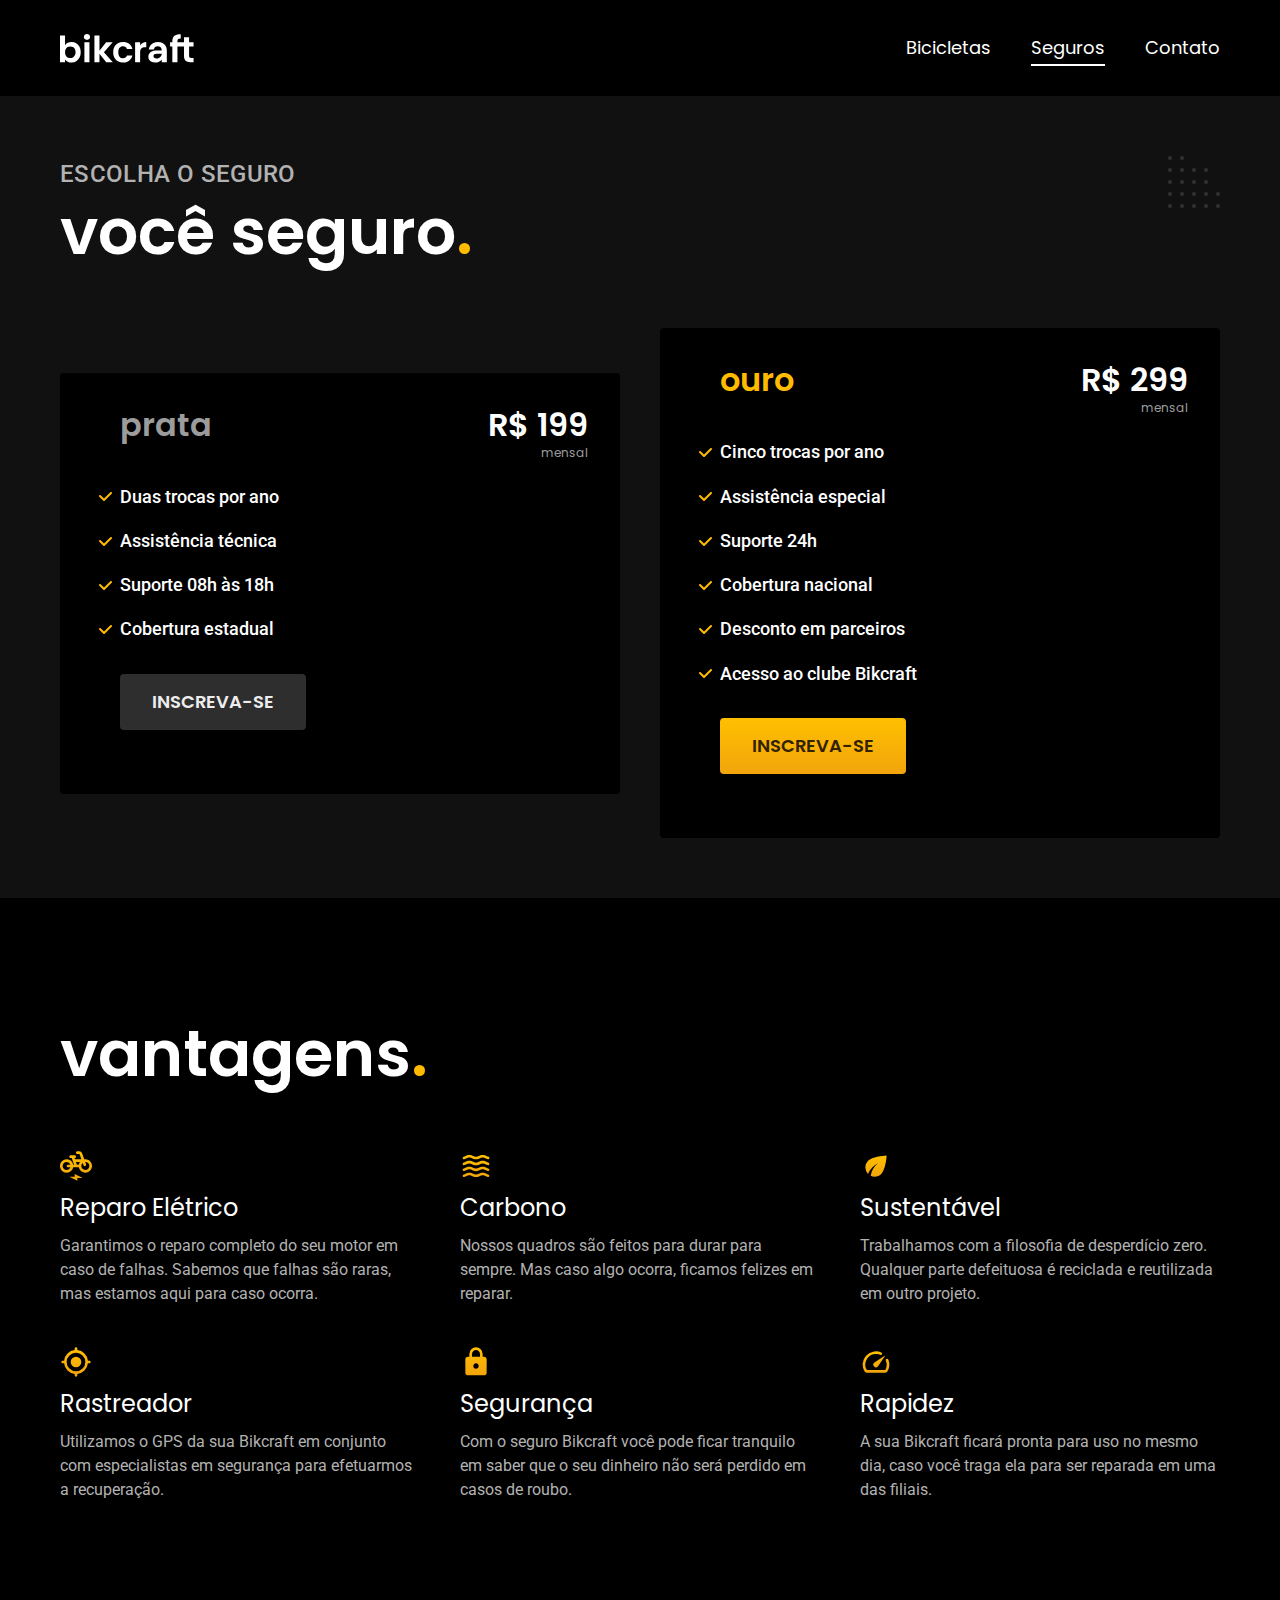
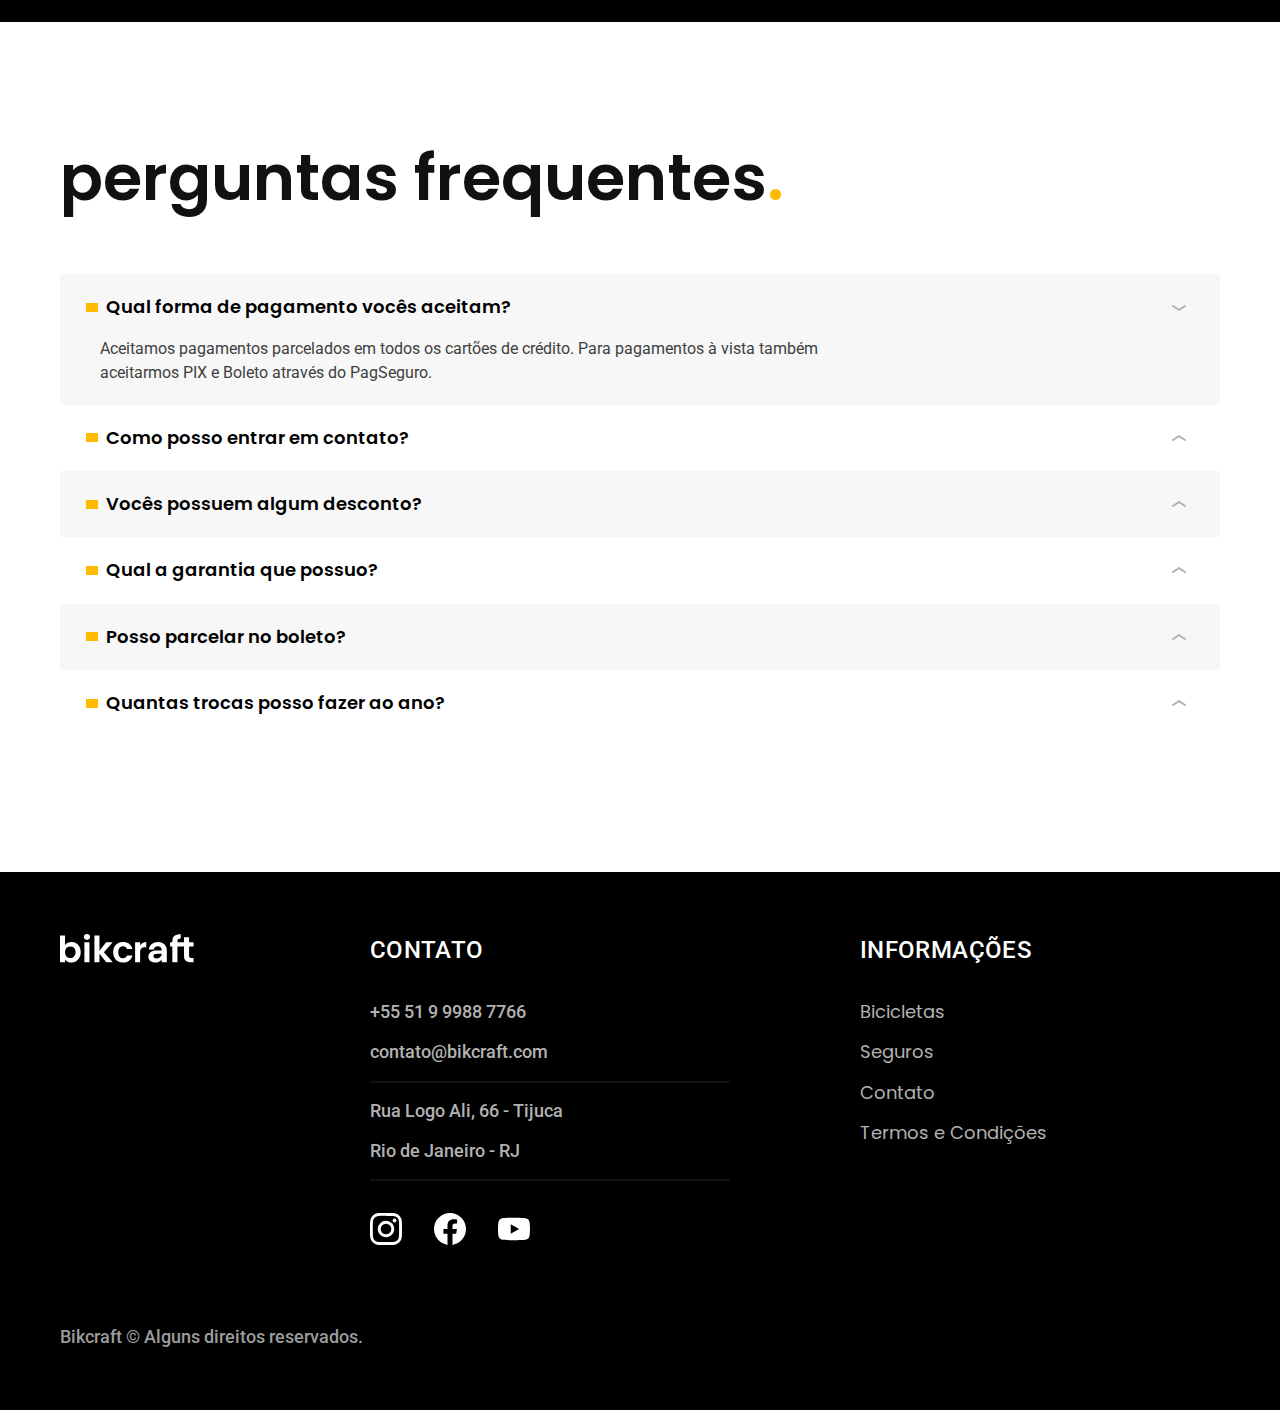
<file: seguros.html>
<!DOCTYPE html>
<html lang="pt-br">
<head>
    <meta charset="UTF-8">
    <meta http-equiv="X-UA-Compatible" content="IE=edge">
    <meta name="viewport" content="width=device-width, initial-scale=1.0">
    <link rel=" icon" href="./favicon.svg" type="image/svg+xml">
    <link rel="preaload" href="./css/style.min.css" as="style">
    <link rel="stylesheet" href="./css/style.min.css">

    <script src="./js/plugins/simple-anime.js" defer></script>
    <script src="./js/script.js" defer></script>

    <link rel="preconnect" href="https://fonts.googleapis.com">
    <link rel="preconnect" href="https://fonts.gstatic.com" crossorigin>
    <link href="https://fonts.googleapis.com/css2?family=Merriweather:ital,wght@1,900&family=Poppins:wght@400;600&family=Roboto:wght@400;500&display=swap" rel="stylesheet">

    <title>Seguros | bikcraft - bicicletas elétricas</title>
    <meta name="description" content="Termos e Condições | Bikcraft">
<script>document.documentElement.classList.add('js')</script>
</head>
<body id="seguros">
    <header class=" header-bg">
        <div class="header container">

            <a href="./">
                <img src="./img/bikcraft.svg" alt="bikcraft">
            </a>

            <nav aria-label="primaria">

                <ul class="header-menu font-1-m cor-0">
                    <li><a href="./bicicletas.html">Bicicletas</a></li>
                    <li><a href="./seguros.html">Seguros</a></li>
                    <li><a href="./contato.html">Contato</a></li>
                </ul>

            </nav>

        </div>
    </header>

    <main class="seguros-bg">
        <div class="titulo-bg">
            <div class="titulo container">
                <p class="font-2-l-b cor-5">escolha o seguro</p>
                <h1 class="font-1-xxl cor-0">você seguro<span class="cor-p1">.</span> </h1>
            </div>
        </div>
       
        
            <div class="seguros container">
               
                <div data-anime="200" class="seguros-item fadeInLeft" >
                    
                    <h3 class="font-1-xl cor-6 " >prata</h3>
                    <span class="font-1-xl cor-0">R$ 199 <span class="font-1-xs cor-6">mensal</span></span>
                    
                    <ul class="font-2-m cor-0">
                        <li>Duas trocas por ano</li>
                        <li>Assistência técnica</li>
                        <li>Suporte 08h às 18h</li>
                        <li>Cobertura estadual</li>
                    </ul>
    
                    <a class="botao secundario" href="./orcamento.html?tipo=seguro&produto=prata">inscreva-se</a>
    
                </div>
    
                <div data-anime="400" class="seguros-item fadeInRight">
                    
                    <h3 class="font-1-xl cor-p1">ouro</h3>
                    <span class="font-1-xl cor-0">R$ 299 <span class="font-1-xs cor-6">mensal</span></span>
                    
                    <ul class="font-2-m cor-0">
                        <li>Cinco trocas por ano</li>
                        <li>Assistência especial</li>
                        <li>Suporte 24h</li>
                        <li>Cobertura nacional</li>
                        <li>Desconto em parceiros</li>
                        <li>Acesso ao clube Bikcraft</li>
                    </ul>
    
                    <a class="botao" href="./orcamento.html?tipo=seguro&produto=ouro">inscreva-se</a>
    
                </div>
    
            </div>

    </main>

    <article class="vantagens-bg">
        <div class="vantagens container">
            <h2 class="font-1-xxl cor-0">vantagens<span class="cor-p1">.</span></h2>

            <ul>
                <li>
                    <img src="./img/icones/eletrica.svg" alt="">
                    <h3 class="font-1-l cor-0">Reparo Elétrico</h3>
                    <p class="font-2-s cor-5">
                        Garantimos o reparo completo do seu motor em caso de falhas.
                         Sabemos que falhas são raras, mas estamos aqui para caso ocorra.
                    </p>
                </li>
                
                <li>
                    <img src="./img/icones/carbono.svg" alt="">
                    <h3 class="font-1-l cor-0">Carbono</h3>
                    <p class="font-2-s cor-5">
                        Nossos quadros são feitos para durar para sempre. 
                        Mas caso algo ocorra, ficamos felizes em reparar.
                    </p>
                </li>

                <li>
                    <img src="./img/icones/sustentavel.svg" alt="">
                    <h3 class="font-1-l cor-0">Sustentável</h3>
                    <p class="font-2-s cor-5">
                        Trabalhamos com a filosofia de desperdício zero. Qualquer parte defeituosa é reciclada e reutilizada em outro projeto.
                    </p>
                </li>

                <li>
                    <img src="./img/icones/rastreador.svg" alt="">
                    <h3 class="font-1-l cor-0">Rastreador</h3>
                    <p class="font-2-s cor-5">
                        Utilizamos o GPS da sua Bikcraft em conjunto com especialistas em 
                        segurança para efetuarmos a recuperação.
                    </p>
                </li>

                <li>
                    <img src="./img/icones/seguro.svg" alt="">
                    <h3 class="font-1-l cor-0">Segurança</h3>
                    <p class="font-2-s cor-5">
                        Com o seguro Bikcraft você pode ficar tranquilo em saber que o 
                        seu dinheiro não será perdido em casos de roubo.
                    </p>
                </li>

                <li>
                    <img src="./img/icones/velocidade.svg" alt="">
                    <h3 class="font-1-l cor-0">Rapidez</h3>
                    <p class="font-2-s cor-5">
                        A sua Bikcraft ficará pronta para uso no mesmo dia, 
                        caso você traga ela para ser reparada em uma das filiais.
                    </p>
                </li>



            </ul>


        </div>

    </article>

    <article class="perguntas container">
        <h2 class="font-1-xxl cor-11">perguntas frequentes<span class="cor-p1">.</span></h2>

        <dl>
            <div>
                <dt ><button class="font-1-m-b" aria-expanded="true" aria-controls="pergunta1">Qual forma de pagamento vocês aceitam?</button></dt>
                <dd id="pergunta1" class="font-2-s cor-9 ativa">
                    Aceitamos pagamentos parcelados em todos os cartões de crédito. 
                    Para pagamentos à vista também aceitarmos PIX e Boleto através do PagSeguro.
                </dd>
            </div>

            <div>
                
                <dt ><button class="font-1-m-b" aria-expanded="false" aria-controls="pergunta2">Como posso entrar em contato?</button></dt>
                <dd id="pergunta2" class="font-2-s cor-9">
                    Aceitamos pagamentos parcelados em todos os cartões de crédito. 
                    Para pagamentos à vista também aceitarmos PIX e Boleto através do PagSeguro.
                </dd>
            </div>

            <div>
                <dt ><button class="font-1-m-b" aria-expanded="false" aria-controls="pergunta3">Vocês possuem algum desconto?</button></dt>
                <dd id="pergunta3" class="font-2-s cor-9">

                Aceitamos pagamentos parcelados em todos os cartões de crédito. 
                Para pagamentos à vista também aceitarmos PIX e Boleto através do PagSeguro.
            </dd>
            </div>

            <div>
                <dt ><button class="font-1-m-b" aria-expanded="false" aria-controls="pergunta4">Qual a garantia que possuo?</button></dt>
                <dd id="pergunta4" class="font-2-s cor-9">
                    
                    Aceitamos pagamentos parcelados em todos os cartões de crédito. 
                    Para pagamentos à vista também aceitarmos PIX e Boleto através do PagSeguro.
                </dd>
            </div>

            <div>
                <dt><button class="font-1-m-b" aria-expanded="false" aria-controls="pergunta5">Posso parcelar no boleto?</button></dt>
                <dd id="pergunta5" class="font-2-s cor-9">
                    Aceitamos pagamentos parcelados em todos os cartões de crédito. 
                    Para pagamentos à vista também aceitarmos PIX e Boleto através do PagSeguro.
                </dd>
            </div>

            <div>
                <dt><button  class="font-1-m-b" aria-expanded="false" aria-controls="pergunta6">Quantas trocas posso fazer ao ano?</button></dt>
                <dd id="pergunta6" class="font-2-s cor-9">
                    Aceitamos pagamentos parcelados em todos os cartões de crédito. 
                    Para pagamentos à vista também aceitarmos PIX e Boleto através do PagSeguro.
                </dd>
            </div>

        </dl>


    </article>




    <footer class="footer-bg">
        <div class="footer container">
            <img src="./img/bikcraft.svg" alt="bikcraft logo">

            <div class="footer-contato">

                <h3 class="font-2-l-b cor-0">Contato</h3>

                <ul class="font-2-m cor-5">
                    <li><a href="tel:+5551999887766">+55 51 9 9988 7766</a></li>
                    <li><a href="mailto:contato@bikcraft.com">contato@bikcraft.com</a></li>
                    <li>Rua Logo Ali, 66 - Tijuca</li>
                    <li>Rio de Janeiro - RJ</li>
                </ul>

                <div class="footer-redes">
                    <a href="./"><img src="./img/redes/instagram.svg" alt="Instagram"></a>
                    <a href="./"><img src="./img/redes/facebook.svg" alt="Facebbok"></a>
                    <a href="./"><img src="./img/redes/youtube.svg" alt="youtube"></a>
    
                </div>

            </div>

            <div class="footer-informacoes">
                <h3 class="font-2-l-b cor-0">Informações</h3>
                <nav>
                    <ul class="font-1-m cor-5">
                        <li><a href="./bicicletas.html">Bicicletas</a></li>
                        <li><a href="./seguros.html">Seguros</a></li>
                        <li><a href="./contato.html">Contato</a></li>
                        <li><a href="./termos.html">Termos e Condições</a></li>
                    </ul>
                </nav>
            </div>
            <p class="font-2-m cor-6 footer-copy">Bikcraft © Alguns direitos reservados.</p>

        </div>


    </footer>
    
</body>
</html>
</file>
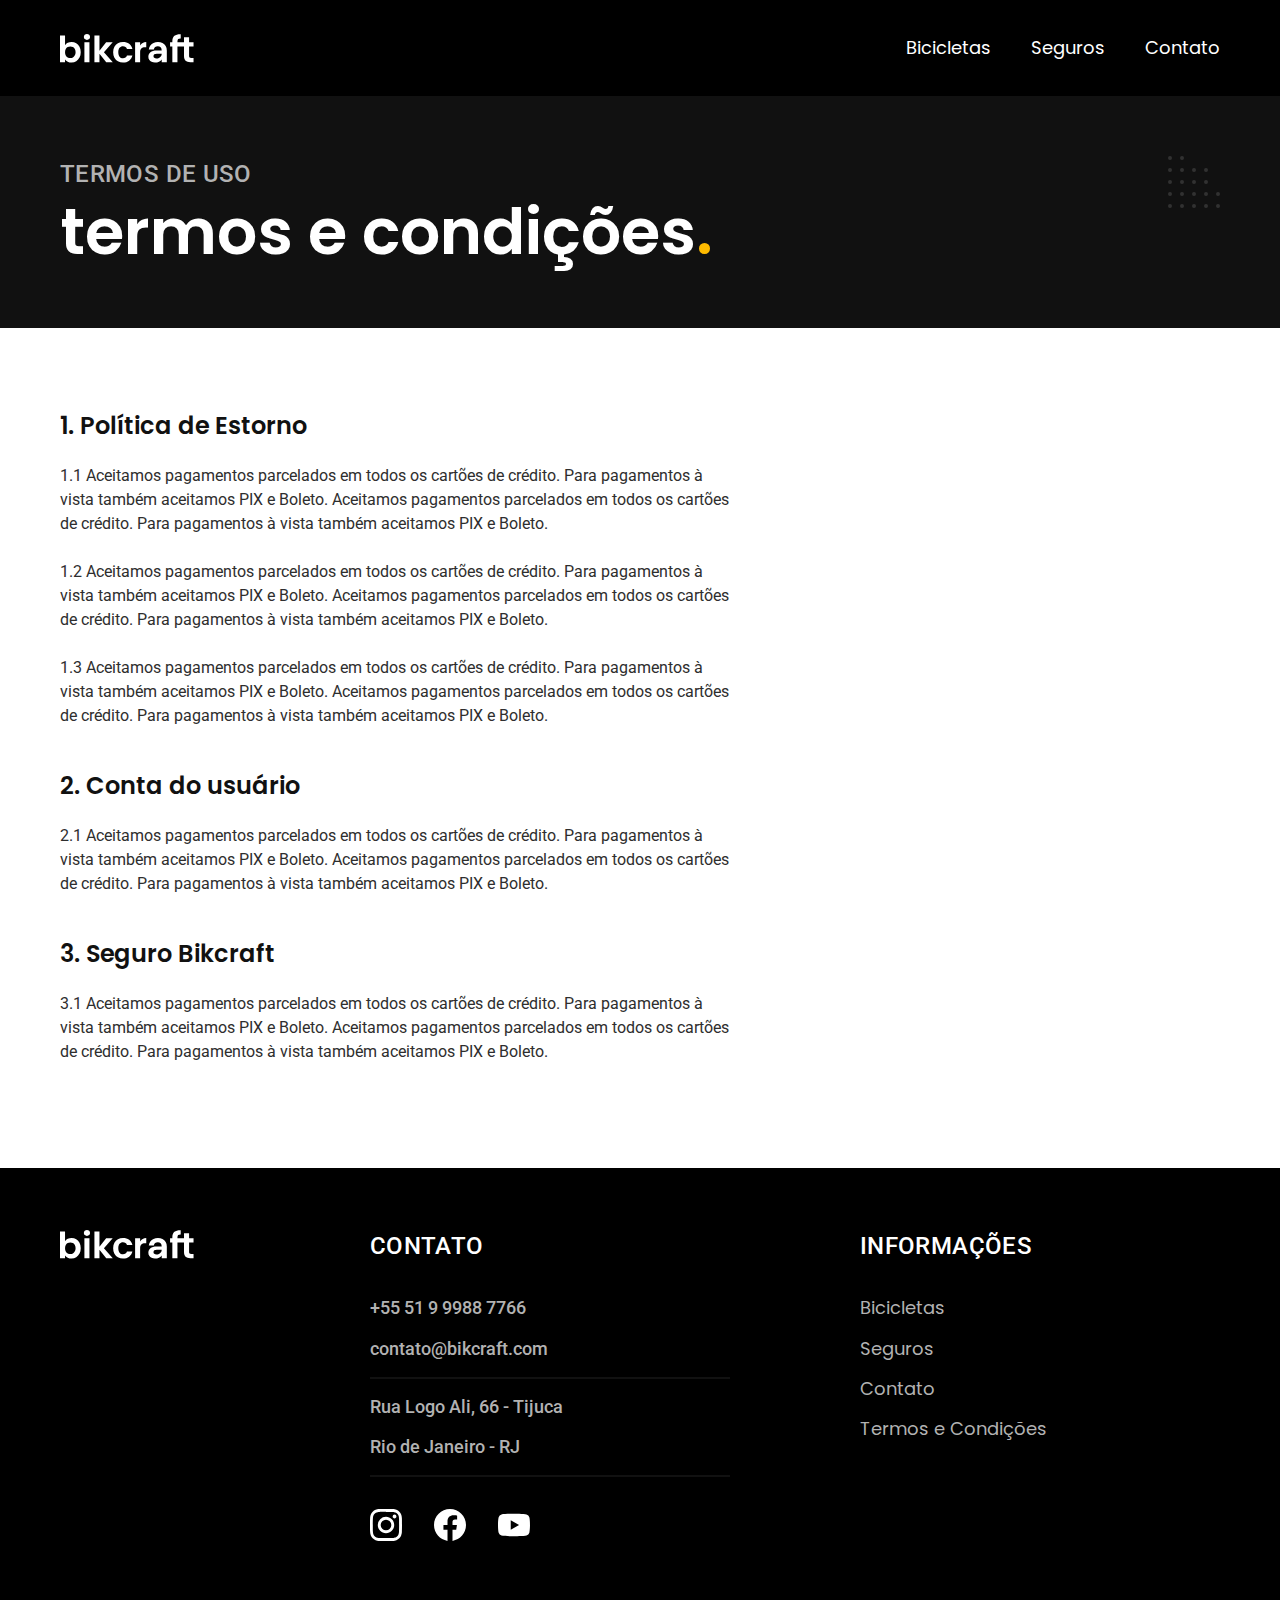
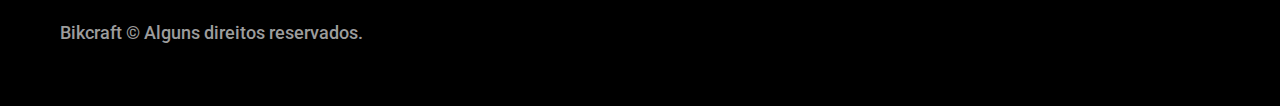
<file: termos.html>
<!DOCTYPE html>
<html lang="pt-br">
<head>
    <meta charset="UTF-8">
    <meta http-equiv="X-UA-Compatible" content="IE=edge">
    <meta name="viewport" content="width=device-width, initial-scale=1.0">
    <link rel=" icon" href="./favicon.svg" type="image/svg+xml">
    <link rel="preaload" href="./css/style.min.css" as="style">
    <link rel="stylesheet" href="./css/style.min.css">
    <script src="./js/script.js" defer></script>

    <link rel="preconnect" href="https://fonts.googleapis.com">
    <link rel="preconnect" href="https://fonts.gstatic.com" crossorigin>
    <link href="https://fonts.googleapis.com/css2?family=Merriweather:ital,wght@1,900&family=Poppins:wght@400;600&family=Roboto:wght@400;500&display=swap" rel="stylesheet">

    <title>Termos e Condições | bikcraft - bicicletas elétricas</title>
    <meta name="description" content="Termos e Condições | Bikcraft">
<script>document.documentElement.classList.add('js')</script>
</head>
<body id="termos">
    <header class=" header-bg">
        <div class="header container">

            <a href="./">
                <img src="./img/bikcraft.svg" alt="bikcraft">
            </a>

            <nav aria-label="primaria">

                <ul class="header-menu font-1-m cor-0">
                    <li><a href="./bicicletas.html">Bicicletas</a></li>
                    <li><a href="./seguros.html">Seguros</a></li>
                    <li><a href="./contato.html">Contato</a></li>
                </ul>

            </nav>

        </div>
    </header>

    <main>
        <div class="titulo-bg">
            <div class="titulo container">
                <p class="font-2-l-b cor-5">Termos de uso</p>
                <h1 class="font-1-xxl cor-0">termos e condições<span class="cor-p1">.</span> </h1>
            </div>
        </div>

    </main>

    <div class="termos container font-2-s cor-10">
        <h2 class="font-1-l cor-11">1. Política de Estorno</h2>
        <p>
            1.1 Aceitamos pagamentos parcelados em todos os cartões de crédito. 
            Para pagamentos à vista também aceitamos PIX e Boleto. 
            Aceitamos pagamentos parcelados em todos os cartões de crédito. 
            Para pagamentos à vista também aceitamos PIX e Boleto.
        </p>

        <p>
            1.2 Aceitamos pagamentos parcelados em todos os cartões de crédito. 
            Para pagamentos à vista também aceitamos PIX e Boleto. 
            Aceitamos pagamentos parcelados em todos os cartões de crédito.
             Para pagamentos à vista também aceitamos PIX e Boleto.
        </p>

        <p>
            1.3 Aceitamos pagamentos parcelados em todos os cartões de crédito. 
            Para pagamentos à vista também aceitamos PIX e Boleto. 
            Aceitamos pagamentos parcelados em todos os cartões de crédito.
             Para pagamentos à vista também aceitamos PIX e Boleto.
        </p>

        <h2 class="font-1-l cor-11">2. Conta do usuário</h2>

        <p>
            2.1 Aceitamos pagamentos parcelados em todos os cartões de crédito. 
            Para pagamentos à vista também aceitamos PIX e Boleto. 
            Aceitamos pagamentos parcelados em todos os cartões de crédito.
             Para pagamentos à vista também aceitamos PIX e Boleto.
        </p>

        <h2 class="font-1-l cor-11">3. Seguro Bikcraft</h2>

        <p>
            3.1 Aceitamos pagamentos parcelados em todos os cartões de crédito. 
            Para pagamentos à vista também aceitamos PIX e Boleto. 
            Aceitamos pagamentos parcelados em todos os cartões de crédito.
             Para pagamentos à vista também aceitamos PIX e Boleto.
        </p>

    </div>

    <footer class="footer-bg">
        <div class="footer container">
            <img src="./img/bikcraft.svg" alt="bikcraft logo">

            <div class="footer-contato">

                <h3 class="font-2-l-b cor-0">Contato</h3>

                <ul class="font-2-m cor-5">
                    <li><a href="tel:+5551999887766">+55 51 9 9988 7766</a></li>
                    <li><a href="mailto:contato@bikcraft.com">contato@bikcraft.com</a></li>
                    <li>Rua Logo Ali, 66 - Tijuca</li>
                    <li>Rio de Janeiro - RJ</li>
                </ul>

                <div class="footer-redes">
                    <a href="./"><img src="./img/redes/instagram.svg" alt="Instagram"></a>
                    <a href="./"><img src="./img/redes/facebook.svg" alt="Facebbok"></a>
                    <a href="./"><img src="./img/redes/youtube.svg" alt="youtube"></a>
    
                </div>

            </div>

            <div class="footer-informacoes">
                <h3 class="font-2-l-b cor-0">Informações</h3>
                <nav>
                    <ul class="font-1-m cor-5">
                        <li><a href="./bicicletas.html">Bicicletas</a></li>
                        <li><a href="./seguros.html">Seguros</a></li>
                        <li><a href="./contato.html">Contato</a></li>
                        <li><a href="./termos.html">Termos e Condições</a></li>
                    </ul>
                </nav>
            </div>
            <p class="font-2-m cor-6 footer-copy">Bikcraft © Alguns direitos reservados.</p>

        </div>


    </footer>
    
</body>
</html>
</file>
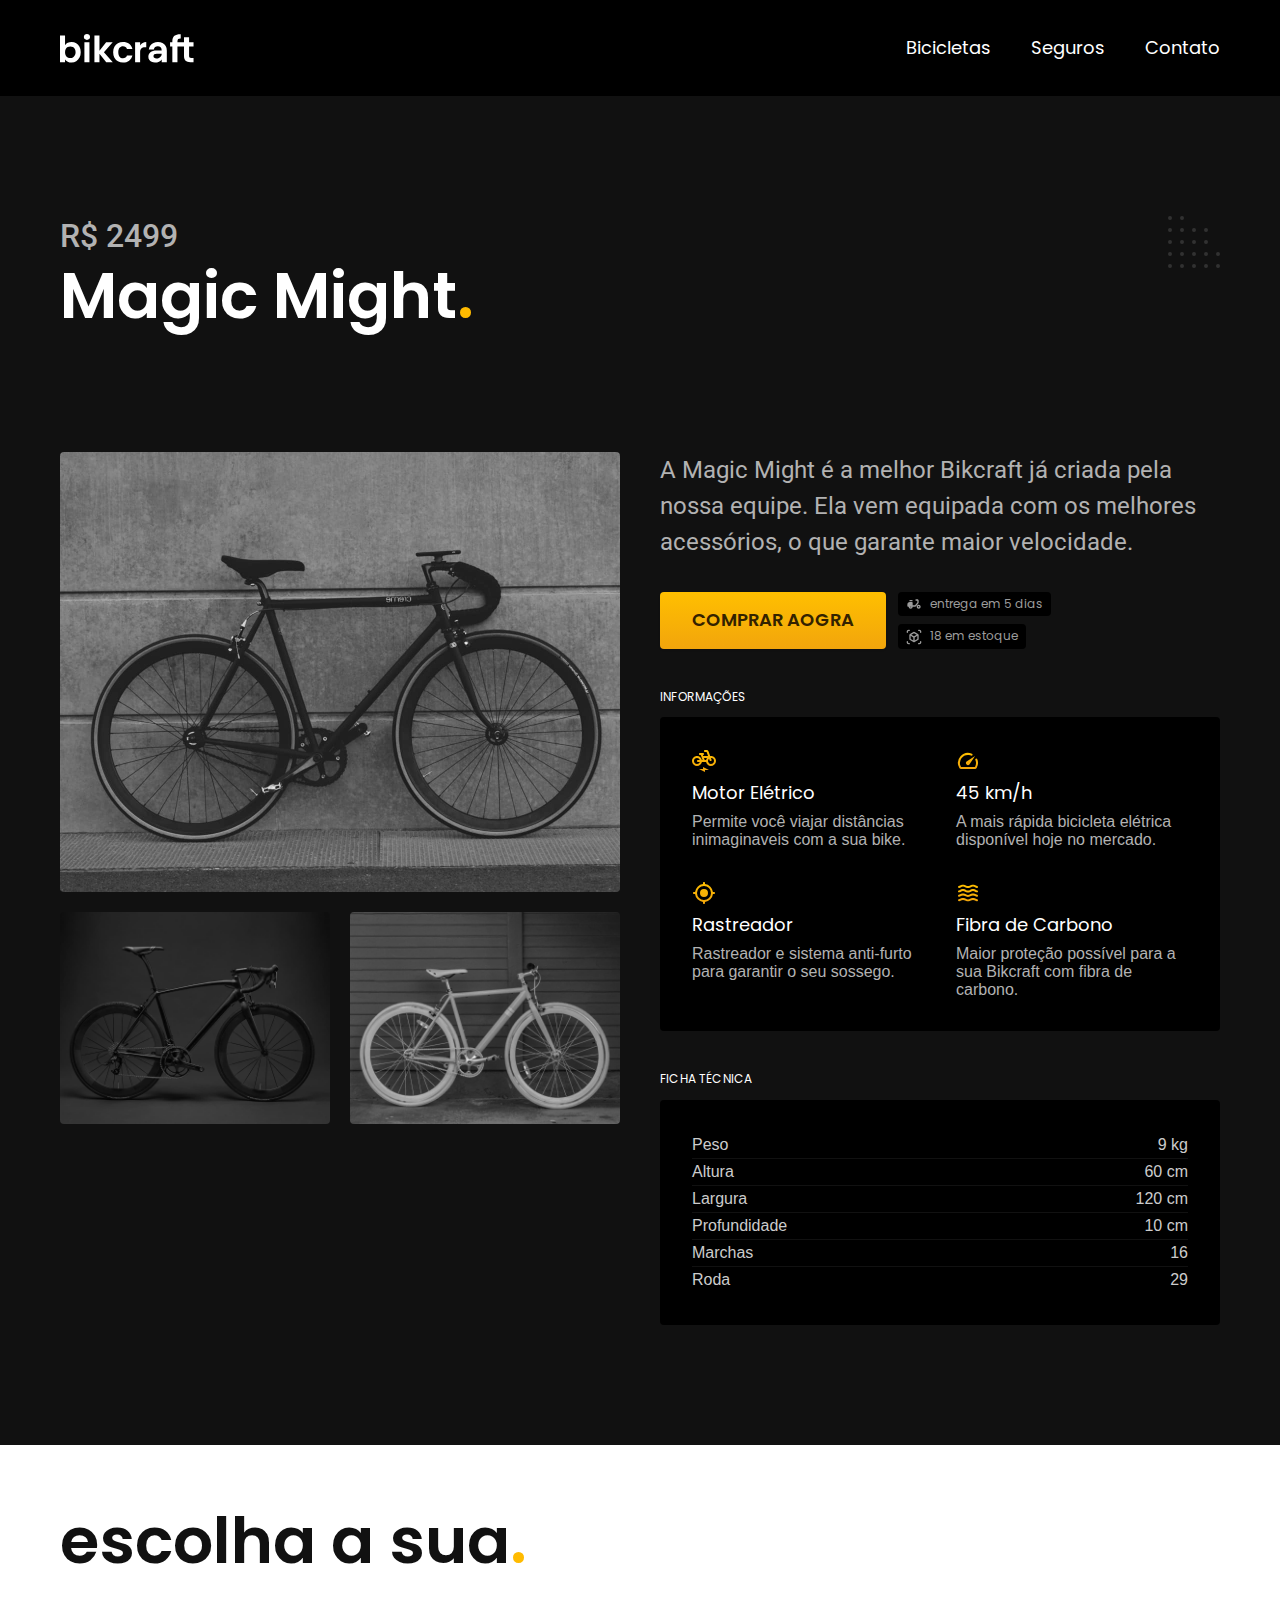
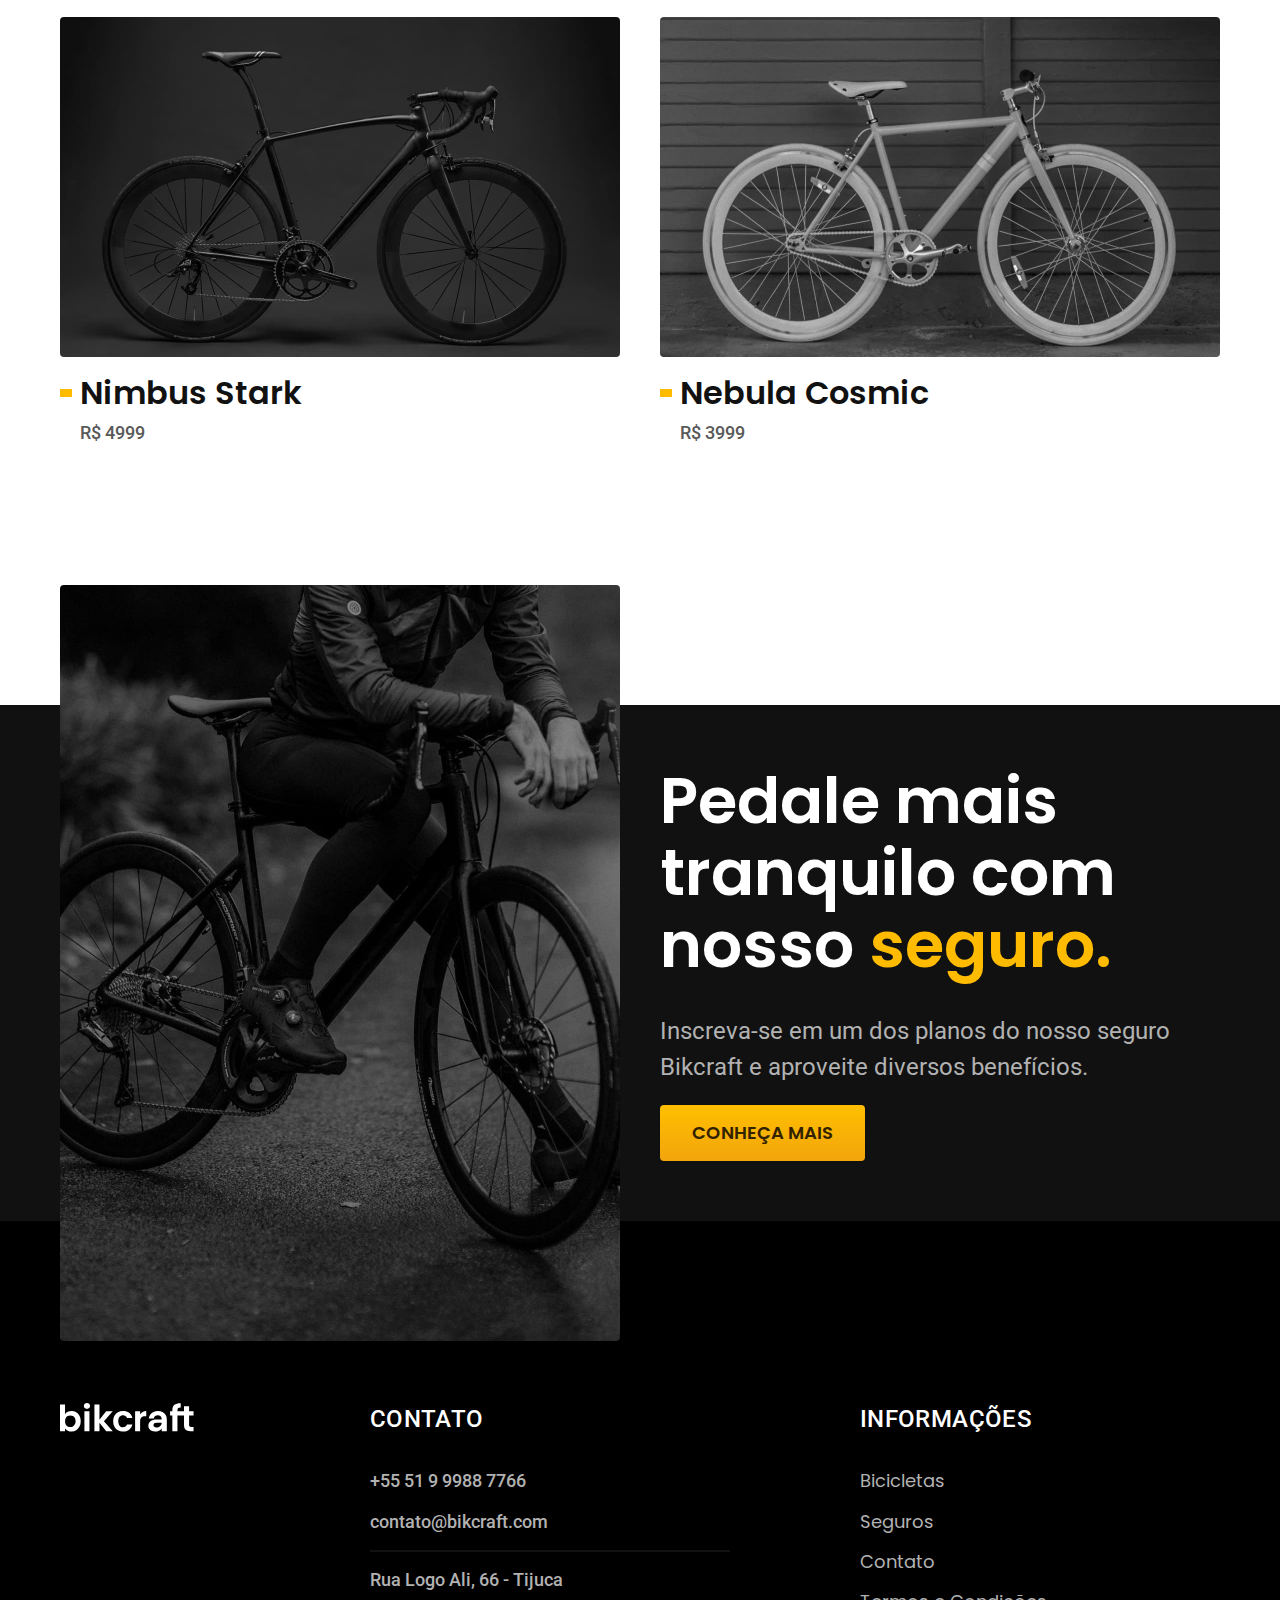
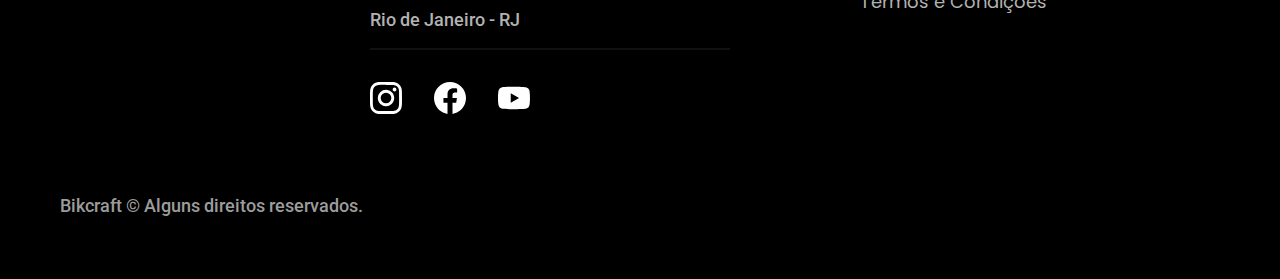
<file: bicicletas/magic.html>
<!DOCTYPE html>
<html lang="pt-br">
<head>
    <meta charset="UTF-8">
    <meta http-equiv="X-UA-Compatible" content="IE=edge">
    <meta name="viewport" content="width=device-width, initial-scale=1.0">
    <link rel=" icon" href="../favicon.svg" type="image/svg+xml">
    <link rel="stylesheet" href="../css/style.min.css">
    <script src="../js/script.js" defer></script>

    <link rel="preconnect" href="https://fonts.googleapis.com">
    <link rel="preconnect" href="https://fonts.gstatic.com" crossorigin>
    <link href="https://fonts.googleapis.com/css2?family=Merriweather:ital,wght@1,900&family=Poppins:wght@400;600&family=Roboto:wght@400;500&display=swap" rel="stylesheet">

    <title>Magic </title>
    <meta name="description" content="Termos e Condições | Bikcraft">
    
<script>document.documentElement.classList.add('js')</script>
</head>
<body id="bicicleta">
    <header class=" header-bg">
        <div class="header container">

            <a href="../">
                <img src="../img/bikcraft.svg" alt="bikcraft">
            </a>

            <nav aria-label="primaria">

                <ul class="header-menu font-1-m cor-0">
                    <li><a href="../bicicletas.html">Bicicletas</a></li>
                    <li><a href="../seguros.html">Seguros</a></li>
                    <li><a href="../contato">Contato</a></li>
                </ul>

            </nav>

        </div>
    </header>

    <main class="titulo-bg">
        <div class="titulo-bg">
            <div class="titulo container">
                <p class="font-2-xl cor-5">R$ 2499</p>
                <h1 class="font-1-xxl cor-0">Magic Might<span class="cor-p1">.</span> </h1>
            </div>
        </div>

        <div class="bicicleta container">
            <div class="bicicleta-imagens">
                <img src="../img/bicicleta/nimbus2.jpg" alt="">
                <img src="../img/bicicleta/nimbus1.jpg" alt="">
                <img src="../img/bicicleta/nimbus3.jpg" alt="">
            </div>

            <div class="bicicleta-conteudo">
                <p class="font-2-l cor-5">
                    A Magic Might é a melhor Bikcraft já criada pela nossa equipe.
                     Ela vem equipada com os melhores acessórios, 
                     o que garante maior velocidade.
                </p>
                <div class="bicicleta-comprar">
                    <a class="botao" href="../orcamento.html?tipo=bikcraft&produto=magic">Comprar aogra</a>
                    <span class="font-1-xs cor-6"> <img src="../img/icones/entrega.svg" alt="">entrega em 5 dias</span>
                    <span class="font-1-xs cor-6"> <img src="../img/icones/estoque.svg" alt="">18 em estoque</span>
                </div>

            

                <h2 class="font-1-xs cor-0">Informações</h2>
                <ul class="bicicleta-informacoes">
                    <li>
                        <img src="../img/icones/eletrica.svg" alt="">
                        <h3 class="font-1-m cor-0">Motor Elétrico</h3>
                        <p class="font2-xs cor-5">
                            Permite você viajar distâncias inimaginaveis com a sua bike.
                        </p>
                    </li>

                    <li>
                        <img src="../img/icones/velocidade.svg" alt="">
                        <h3 class="font-1-m cor-0">45 km/h</h3>
                        <p class="font2-xs cor-5">
                            A mais rápida bicicleta elétrica disponível hoje no mercado.
                        </p>
                    </li>

                    <li>
                        <img src="../img/icones/rastreador.svg" alt="">
                        <h3 class="font-1-m cor-0">Rastreador</h3>
                        <p class="font2-xs cor-5">
                            Rastreador e sistema anti-furto para garantir o seu sossego.
                        </p>
                    </li>

                    <li>
                        <img src="../img/icones/carbono.svg" alt="">
                        <h3 class="font-1-m cor-0">Fibra de Carbono</h3>
                        <p class="font2-xs cor-5">
                            Maior proteção possível para a sua Bikcraft com fibra de carbono.
                        </p>
                    </li>
                </ul>

                <h2 class="font-1-xs cor-0">Ficha técnica</h2>
                <ul class="bicicleta-ficha cor-4">
                    <li>Peso <span>9 kg</span></li>
                    <li>Altura <span>60 cm</span></li>
                    <li>Largura <span>120 cm</span></li>
                    <li>Profundidade <span>10 cm</span></li>
                    <li>Marchas <span> 16</span></li>
                    <li>Roda <span>29</span></li>
                </ul>
            </div>
            
        </div>

    </main>

    <article class="bicicletas-lista container">
        <h2 class=" font-1-xxl">escolha a sua<span class="cor-p1">.</span> </h2>

        <ul>
            <li>
                <a href="./magic.html">
                    <img src="../img/bicicletas/nimbus.jpg" alt="bicicleta preta">
                    <h3 class="font-1-xl">Nimbus Stark</h3>
                    <span class="font-2-m cor-8">R$ 4999</span>
                </a>
            </li>

            <li>
                <a href="./nebula.html">
                    <img src="../img/bicicletas/nebula.jpg" alt="bicicleta preta">
                    <h3 class="font-1-xl">Nebula Cosmic</h3>
                    <span class="font-2-m cor-8">R$ 3999</span>
                </a>
            </li>
        </ul>
    </article>

    <article class="seguro-bg">
        <div class="seguro container">
            <div class="seguro-imagem">
                <img src="../img/fotos/seguros.jpg" alt="pessoa para numa bicicleta">
            </div>
            
            <div class="seguro-conteudo">
                <h2 class="font-1-xxl cor-0">Pedale mais tranquilo com nosso <span class="cor-p1">seguro.</span></h2>
                <p class="font-2-l cor-5">
                    Inscreva-se em um dos planos do nosso seguro Bikcraft e 
                    aproveite diversos benefícios.
                </p>
                <a class="botao" href="../seguros.html">Conheça Mais</a>
            </div>

        </div>
    </article>

    

    <footer class="footer-bg">
        <div class="footer container">
            <img src="../img/bikcraft.svg" alt="bikcraft logo">

            <div class="footer-contato">

                <h3 class="font-2-l-b cor-0">Contato</h3>

                <ul class="font-2-m cor-5">
                    <li><a href="tel:+5551999887766">+55 51 9 9988 7766</a></li>
                    <li><a href="mailto:contato@bikcraft.com">contato@bikcraft.com</a></li>
                    <li>Rua Logo Ali, 66 - Tijuca</li>
                    <li>Rio de Janeiro - RJ</li>
                </ul>

                <div class="footer-redes">
                    <a href="../"><img src="../img/redes/instagram.svg" alt="Instagram"></a>
                    <a href="../"><img src="../img/redes/facebook.svg" alt="Facebbok"></a>
                    <a href="../"><img src="../img/redes/youtube.svg" alt="youtube"></a>
    
                </div>

            </div>

            <div class="footer-informacoes">
                <h3 class="font-2-l-b cor-0">Informações</h3>
                <nav>
                    <ul class="font-1-m cor-5">
                        <li><a href="../bicicletas.html">Bicicletas</a></li>
                        <li><a href="../seguros.html">Seguros</a></li>
                        <li><a href="../contato.html">Contato</a></li>
                        <li><a href="../termos.html">Termos e Condições</a></li>
                    </ul>
                </nav>
            </div>
            <p class="font-2-m cor-6 footer-copy">Bikcraft © Alguns direitos reservados.</p>

        </div>


    </footer>
    
</body>
</html>
</file>
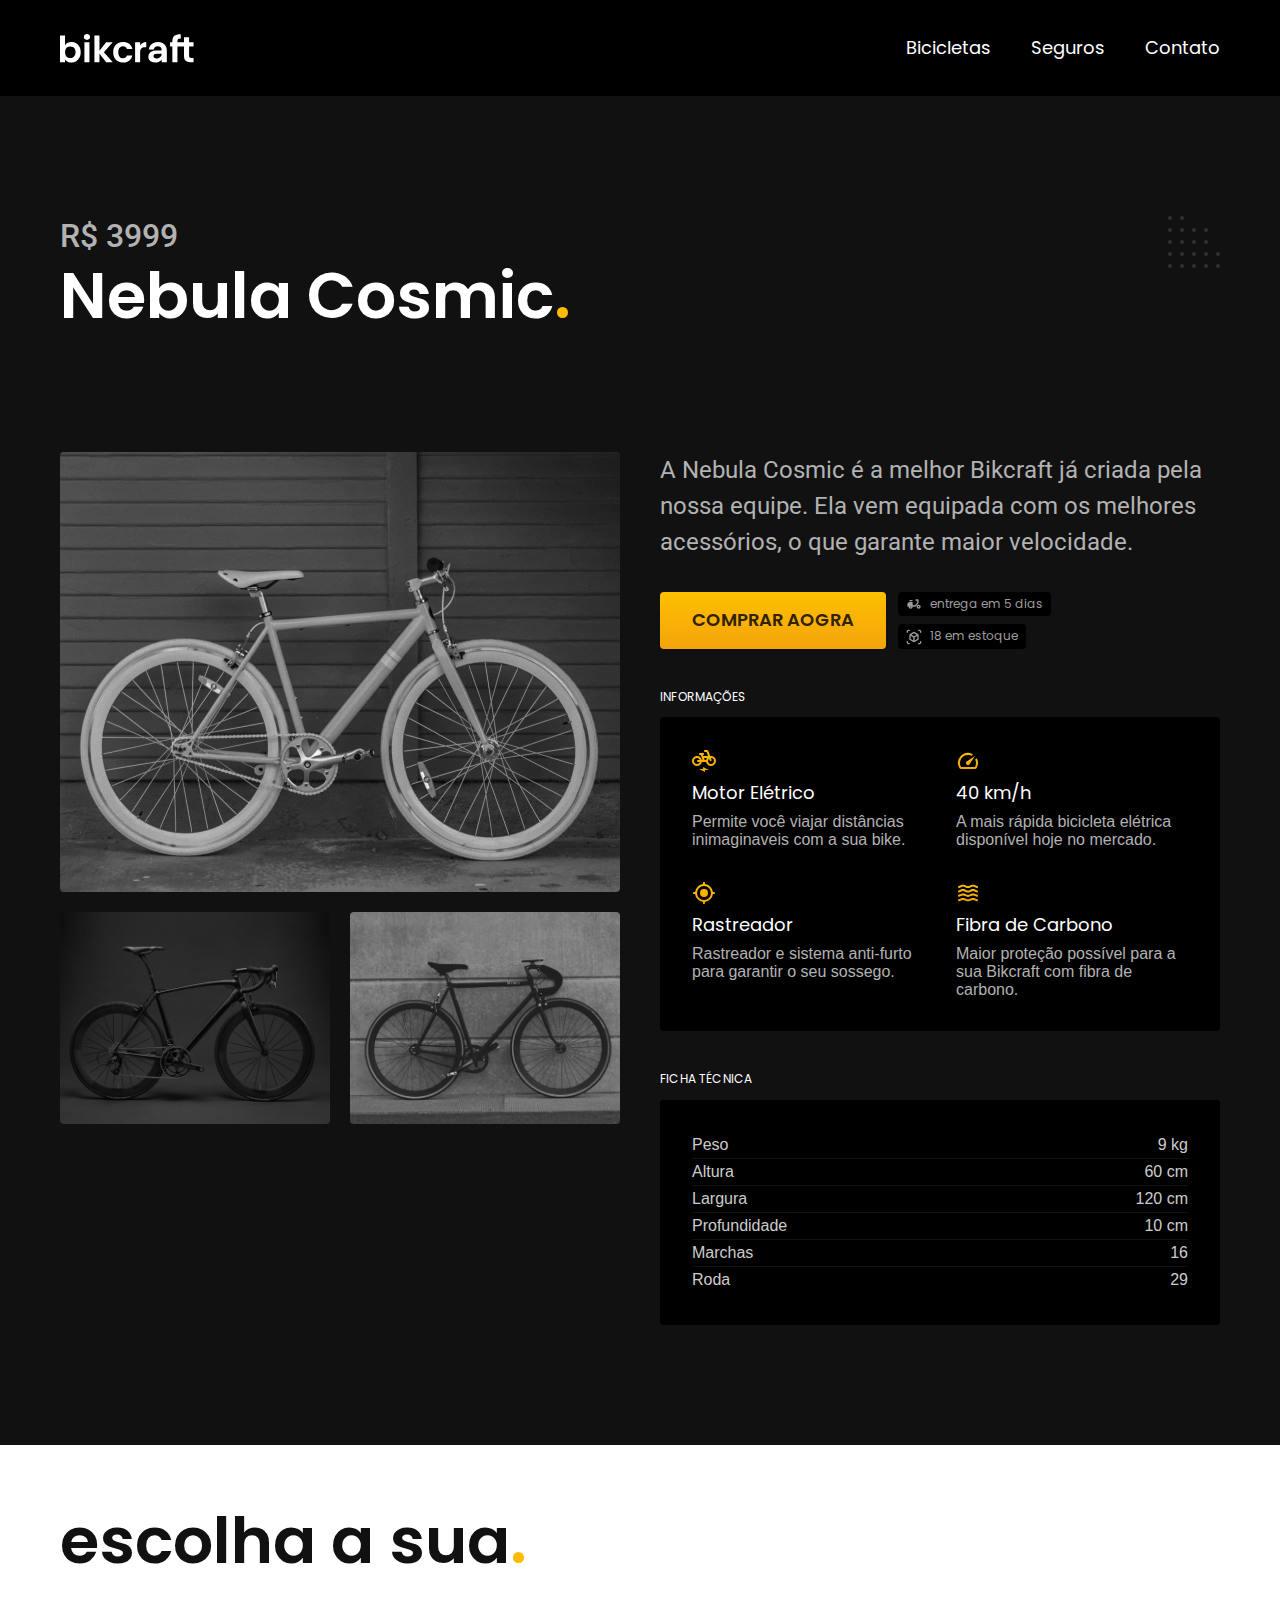
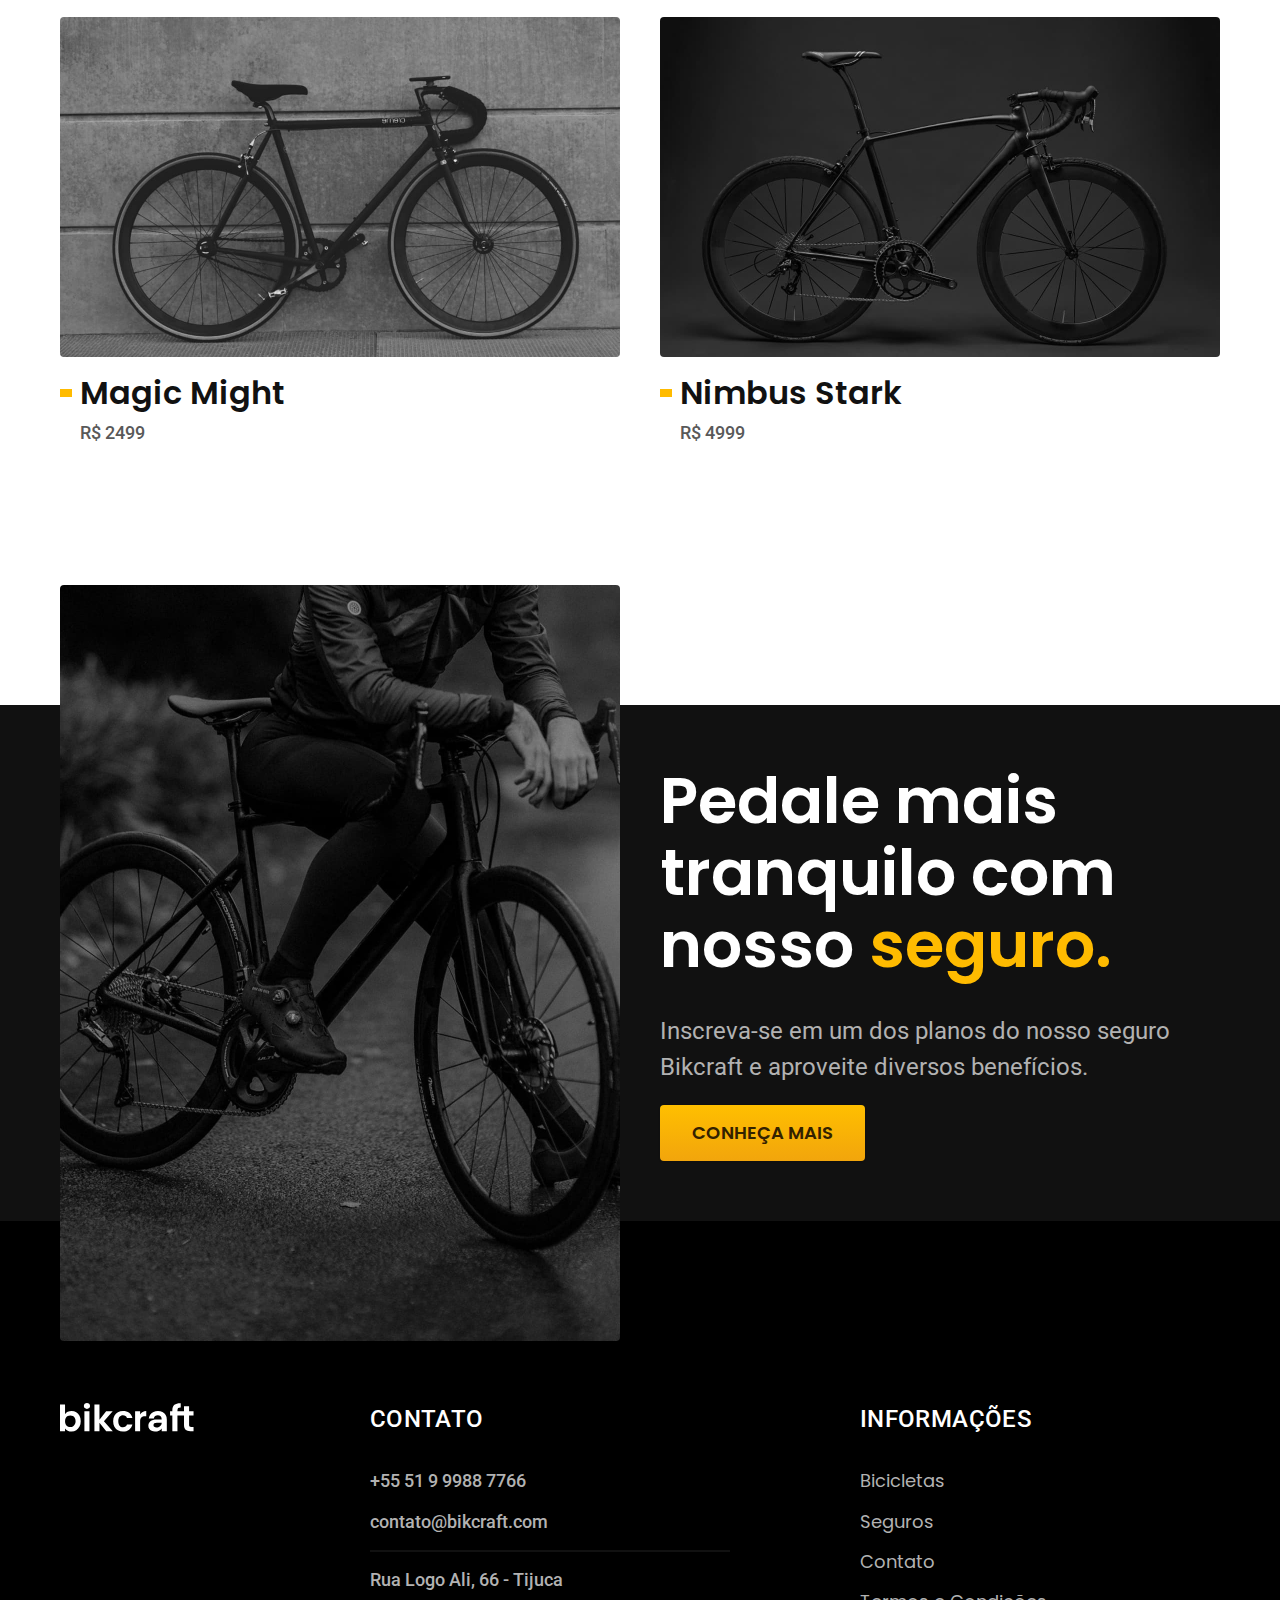
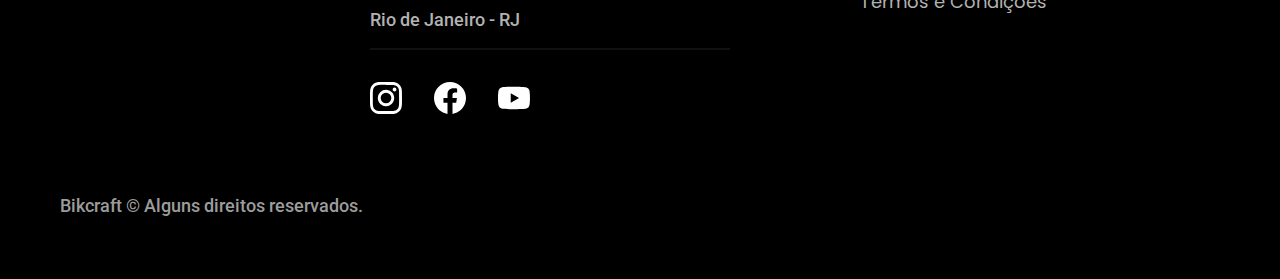
<file: bicicletas/nebula.html>
<!DOCTYPE html>
<html lang="pt-br">
<head>
    <meta charset="UTF-8">
    <meta http-equiv="X-UA-Compatible" content="IE=edge">
    <meta name="viewport" content="width=device-width, initial-scale=1.0">
    <link rel=" icon" href="../favicon.svg" type="image/svg+xml">
    <link rel="stylesheet" href="../css/style.min.css">
    <script src="../js/script.js" defer></script>

    <link rel="preconnect" href="https://fonts.googleapis.com">
    <link rel="preconnect" href="https://fonts.gstatic.com" crossorigin>
    <link href="https://fonts.googleapis.com/css2?family=Merriweather:ital,wght@1,900&family=Poppins:wght@400;600&family=Roboto:wght@400;500&display=swap" rel="stylesheet">

    <title>Nebula</title>
    <meta name="description" content="Termos e Condições | Bikcraft">
<script>document.documentElement.classList.add('js')</script>
</head>
<body id="bicicleta">
    <header class=" header-bg">
        <div class="header container">

            <a href="../">
                <img src="../img/bikcraft.svg" alt="bikcraft">
            </a>

            <nav aria-label="primaria">

                <ul class="header-menu font-1-m cor-0">
                    <li><a href="../bicicletas.html">Bicicletas</a></li>
                    <li><a href="../seguros.html">Seguros</a></li>
                    <li><a href="../contato">Contato</a></li>
                </ul>

            </nav>

        </div>
    </header>

    <main class="titulo-bg">
        <div class="titulo-bg">
            <div class="titulo container">
                <p class="font-2-xl cor-5">R$ 3999</p>
                <h1 class="font-1-xxl cor-0">Nebula Cosmic<span class="cor-p1">.</span> </h1>
            </div>
        </div>

        <div class="bicicleta container">
            <div class="bicicleta-imagens">
                <img src="../img/bicicleta/nimbus3.jpg" alt="">
                <img src="../img/bicicleta/nimbus1.jpg" alt="">
                <img src="../img/bicicleta/nimbus2.jpg" alt="">
            </div>

            <div class="bicicleta-conteudo">
                <p class="font-2-l cor-5">
                    A Nebula Cosmic é a melhor Bikcraft já criada pela nossa equipe.
                     Ela vem equipada com os melhores acessórios, 
                     o que garante maior velocidade.
                </p>
                <div class="bicicleta-comprar">
                    <a class="botao" href="../orcamento.html?tipo=bikcraft&produto=nebula">Comprar aogra</a>
                    <span class="font-1-xs cor-6"> <img src="../img/icones/entrega.svg" alt="">entrega em 5 dias</span>
                    <span class="font-1-xs cor-6"> <img src="../img/icones/estoque.svg" alt="">18 em estoque</span>
                </div>

            

                <h2 class="font-1-xs cor-0">Informações</h2>
                <ul class="bicicleta-informacoes">
                    <li>
                        <img src="../img/icones/eletrica.svg" alt="">
                        <h3 class="font-1-m cor-0">Motor Elétrico</h3>
                        <p class="font2-xs cor-5">
                            Permite você viajar distâncias inimaginaveis com a sua bike.
                        </p>
                    </li>

                    <li>
                        <img src="../img/icones/velocidade.svg" alt="">
                        <h3 class="font-1-m cor-0">40 km/h</h3>
                        <p class="font2-xs cor-5">
                            A mais rápida bicicleta elétrica disponível hoje no mercado.
                        </p>
                    </li>

                    <li>
                        <img src="../img/icones/rastreador.svg" alt="">
                        <h3 class="font-1-m cor-0">Rastreador</h3>
                        <p class="font2-xs cor-5">
                            Rastreador e sistema anti-furto para garantir o seu sossego.
                        </p>
                    </li>

                    <li>
                        <img src="../img/icones/carbono.svg" alt="">
                        <h3 class="font-1-m cor-0">Fibra de Carbono</h3>
                        <p class="font2-xs cor-5">
                            Maior proteção possível para a sua Bikcraft com fibra de carbono.
                        </p>
                    </li>
                </ul>

                <h2 class="font-1-xs cor-0">Ficha técnica</h2>
                <ul class="bicicleta-ficha cor-4">
                    <li>Peso <span>9 kg</span></li>
                    <li>Altura <span>60 cm</span></li>
                    <li>Largura <span>120 cm</span></li>
                    <li>Profundidade <span>10 cm</span></li>
                    <li>Marchas <span> 16</span></li>
                    <li>Roda <span>29</span></li>
                </ul>
            </div>
            
        </div>

    </main>

    <article class="bicicletas-lista container">
        <h2 class=" font-1-xxl">escolha a sua<span class="cor-p1">.</span> </h2>

        <ul>
            <li>
                <a href="./magic.html">
                    <img src="../img/bicicletas/magic.jpg" alt="bicicleta preta">
                    <h3 class="font-1-xl">Magic Might</h3>
                    <span class="font-2-m cor-8">R$ 2499</span>
                </a>
            </li>

            <li>
                <a href="./nimbus.html">
                    <img src="../img/bicicletas/nimbus.jpg" alt="bicicleta preta">
                    <h3 class="font-1-xl">Nimbus Stark</h3>
                    <span class="font-2-m cor-8">R$ 4999</span>
                </a>
            </li>
        </ul>
    </article>

    <article class="seguro-bg">
        <div class="seguro container">
            <div class="seguro-imagem">
                <img src="../img/fotos/seguros.jpg" alt="pessoa para numa bicicleta">
            </div>
            
            <div class="seguro-conteudo">
                <h2 class="font-1-xxl cor-0">Pedale mais tranquilo com nosso <span class="cor-p1">seguro.</span></h2>
                <p class="font-2-l cor-5">
                    Inscreva-se em um dos planos do nosso seguro Bikcraft e 
                    aproveite diversos benefícios.
                </p>
                <a class="botao" href="../seguros.html">Conheça Mais</a>
            </div>

        </div>
    </article>

    

    <footer class="footer-bg">
        <div class="footer container">
            <img src="../img/bikcraft.svg" alt="bikcraft logo">

            <div class="footer-contato">

                <h3 class="font-2-l-b cor-0">Contato</h3>

                <ul class="font-2-m cor-5">
                    <li><a href="tel:+5551999887766">+55 51 9 9988 7766</a></li>
                    <li><a href="mailto:contato@bikcraft.com">contato@bikcraft.com</a></li>
                    <li>Rua Logo Ali, 66 - Tijuca</li>
                    <li>Rio de Janeiro - RJ</li>
                </ul>

                <div class="footer-redes">
                    <a href="../"><img src="../img/redes/instagram.svg" alt="Instagram"></a>
                    <a href="../"><img src="../img/redes/facebook.svg" alt="Facebbok"></a>
                    <a href="../"><img src="../img/redes/youtube.svg" alt="youtube"></a>
    
                </div>

            </div>

            <div class="footer-informacoes">
                <h3 class="font-2-l-b cor-0">Informações</h3>
                <nav>
                    <ul class="font-1-m cor-5">
                        <li><a href="../bicicletas.html">Bicicletas</a></li>
                        <li><a href="../seguros.html">Seguros</a></li>
                        <li><a href="../contato.html">Contato</a></li>
                        <li><a href="../termos.html">Termos e Condições</a></li>
                    </ul>
                </nav>
            </div>
            <p class="font-2-m cor-6 footer-copy">Bikcraft © Alguns direitos reservados.</p>

        </div>


    </footer>
    
</body>
</html>
</file>
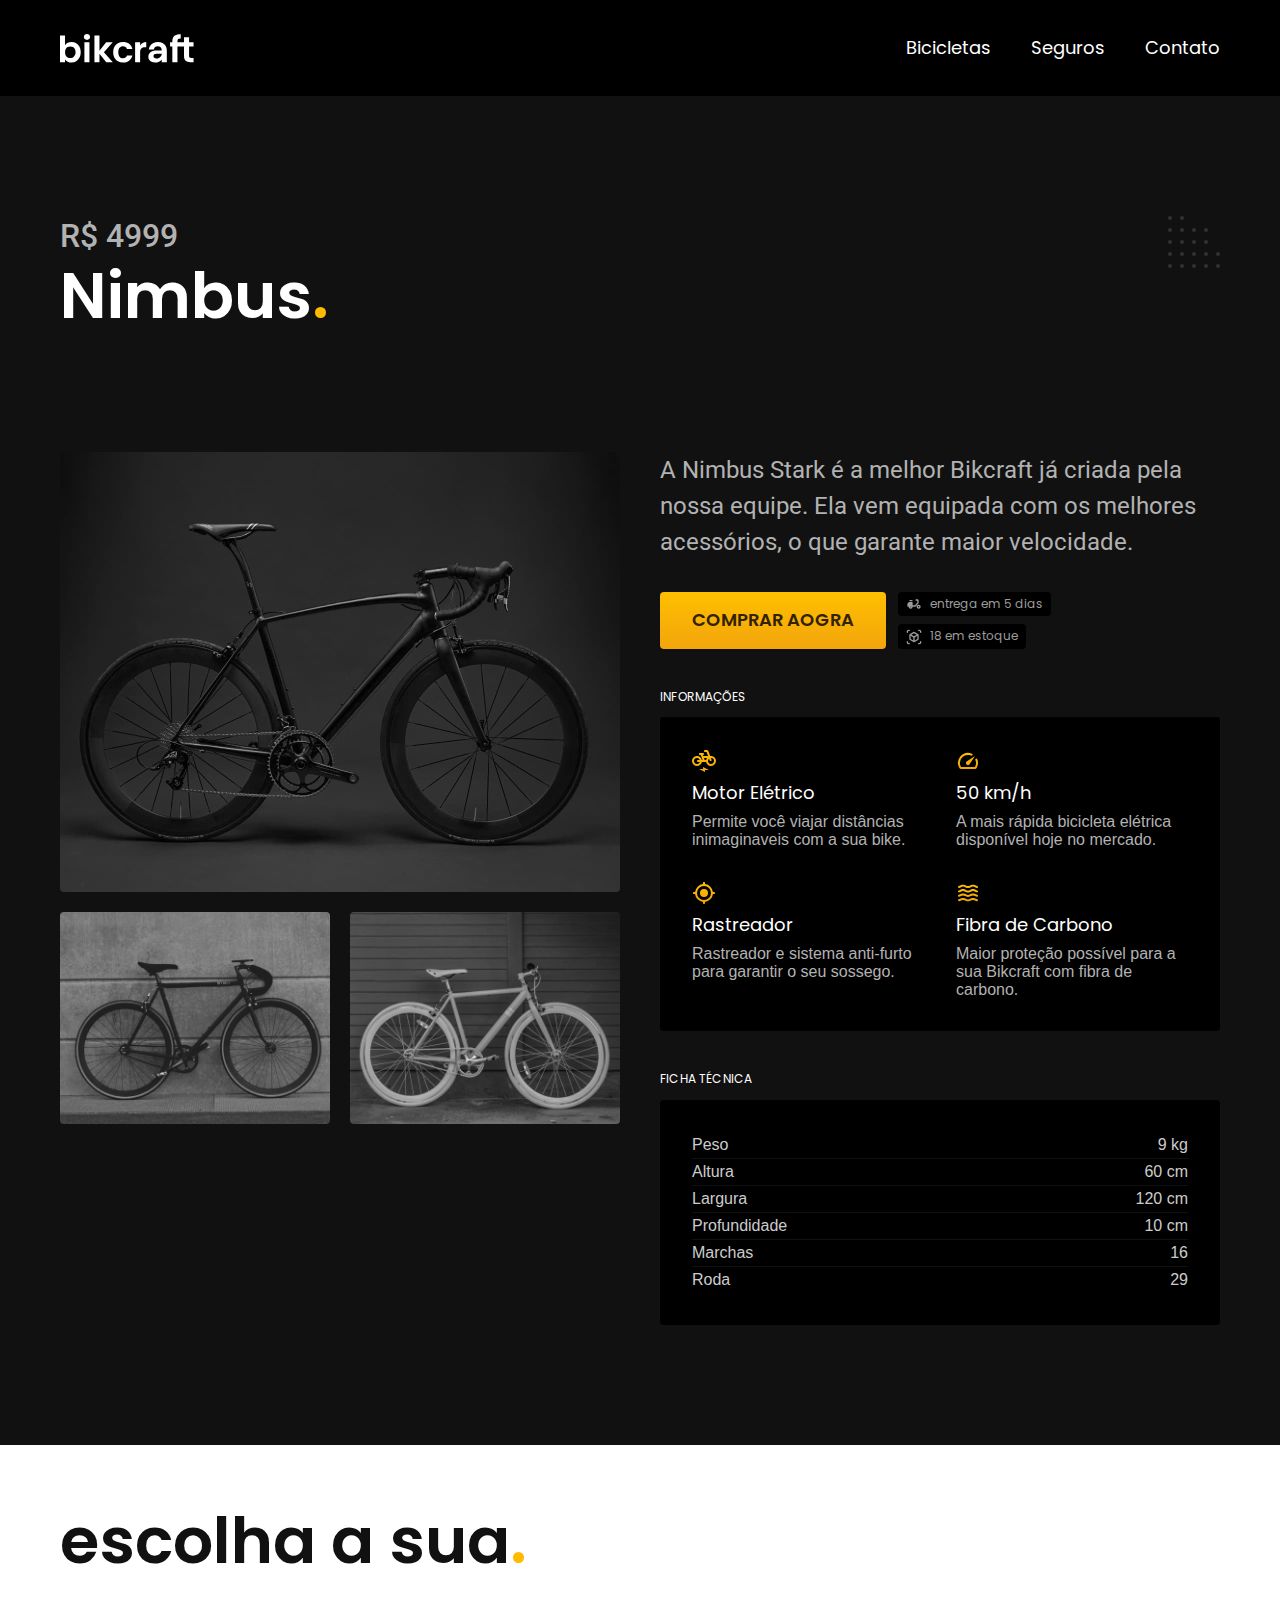
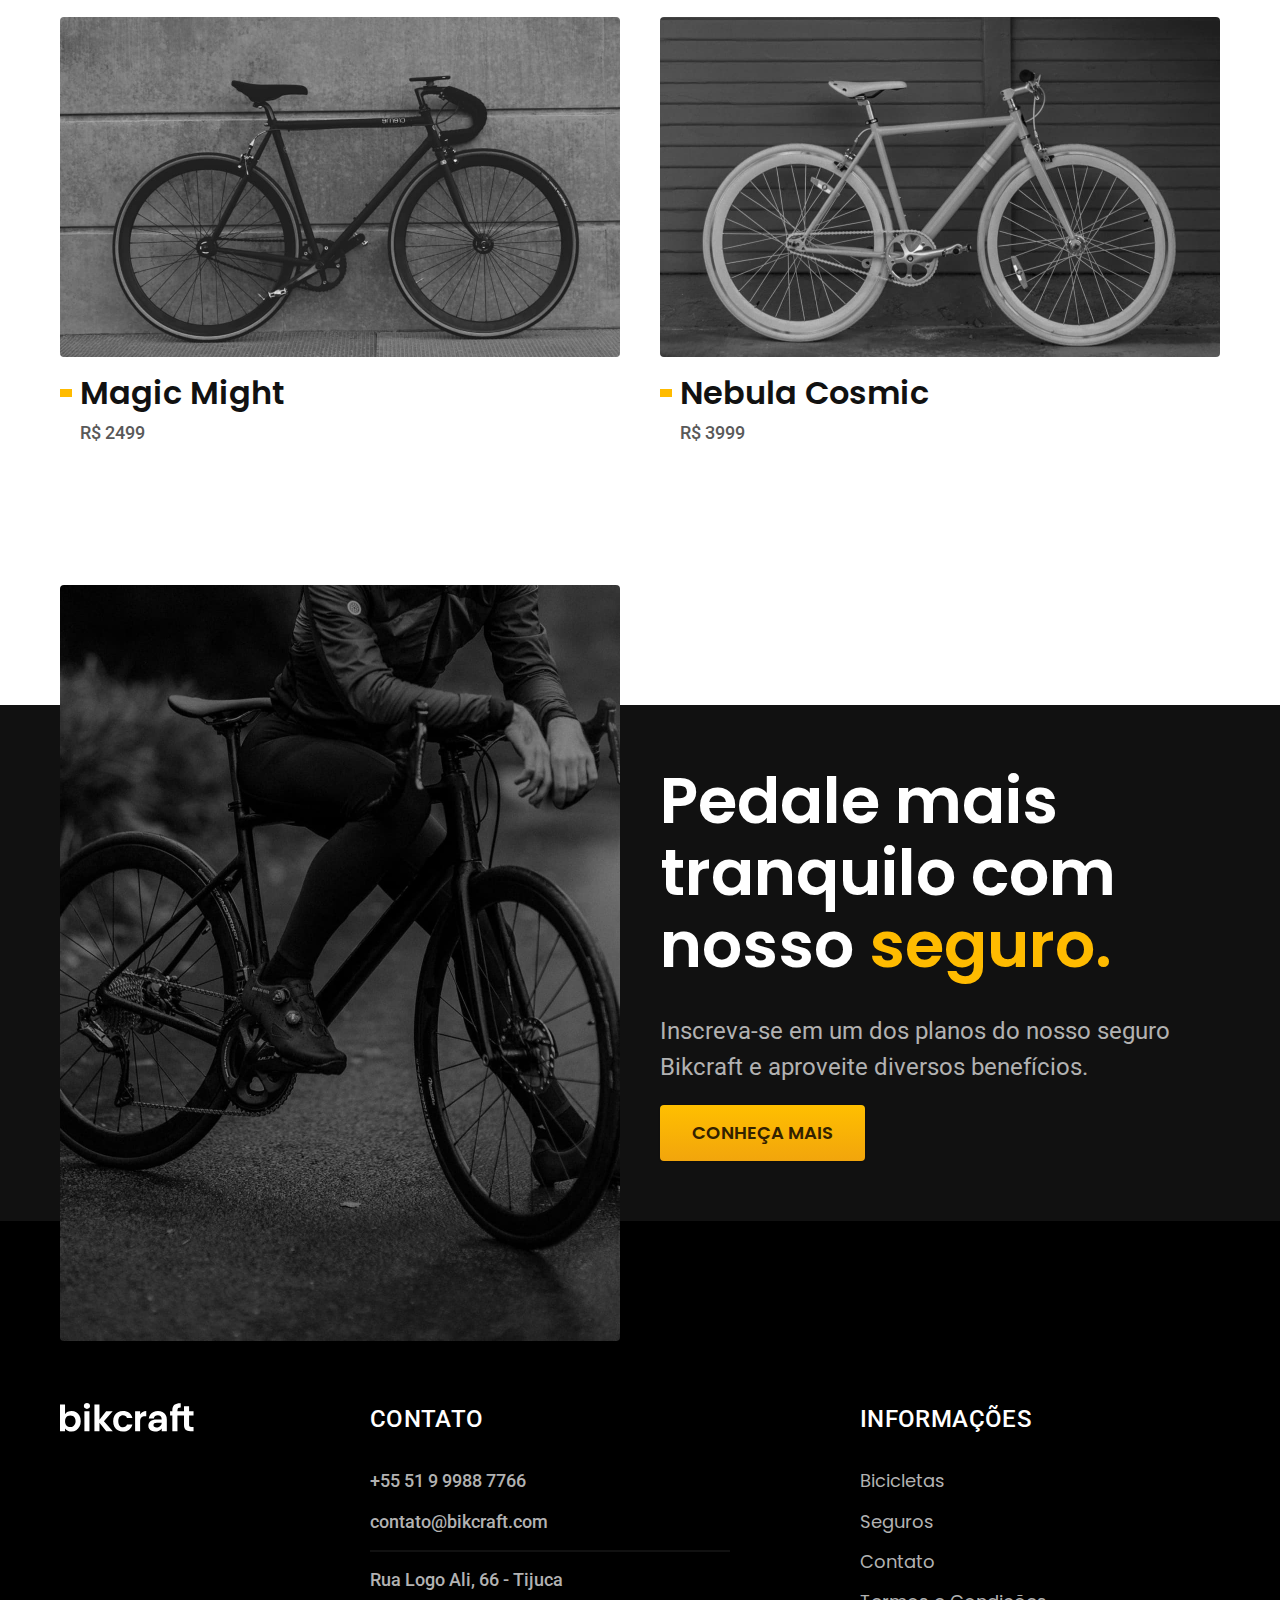
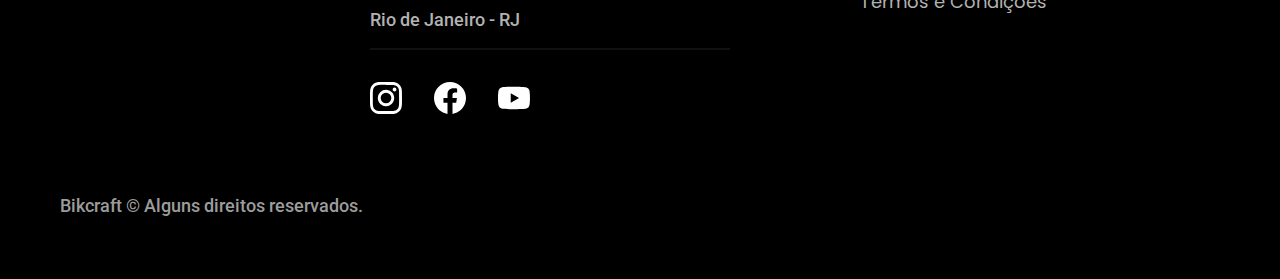
<file: bicicletas/nimbus.html>
<!DOCTYPE html>
<html lang="pt-br">
<head>
    <meta charset="UTF-8">
    <meta http-equiv="X-UA-Compatible" content="IE=edge">
    <meta name="viewport" content="width=device-width, initial-scale=1.0">
    <link rel=" icon" href="../favicon.svg" type="image/svg+xml">
    <link rel="stylesheet" href="../css/style.min.css">
    <script src="../js/script.js" defer></script>

    <link rel="preconnect" href="https://fonts.googleapis.com">
    <link rel="preconnect" href="https://fonts.gstatic.com" crossorigin>
    <link href="https://fonts.googleapis.com/css2?family=Merriweather:ital,wght@1,900&family=Poppins:wght@400;600&family=Roboto:wght@400;500&display=swap" rel="stylesheet">

    <title>Bicicletas | bikcraft - bicicletas elétricas</title>
    <meta name="description" content="Termos e Condições | Bikcraft">
<script>document.documentElement.classList.add('js')</script>
</head>
<body id="bicicleta">
    <header class=" header-bg">
        <div class="header container">

            <a href="../">
                <img src="../img/bikcraft.svg" alt="bikcraft">
            </a>

            <nav aria-label="primaria">

                <ul class="header-menu font-1-m cor-0">
                    <li><a href="../bicicletas.html">Bicicletas</a></li>
                    <li><a href="../seguros.html">Seguros</a></li>
                    <li><a href="../contato">Contato</a></li>
                </ul>

            </nav>

        </div>
    </header>

    <main class="titulo-bg">
        <div class="titulo-bg">
            <div class="titulo container">
                <p class="font-2-xl cor-5">R$ 4999</p>
                <h1 class="font-1-xxl cor-0">Nimbus<span class="cor-p1">.</span> </h1>
            </div>
        </div>

        <div class="bicicleta container">
            <div class="bicicleta-imagens">
                <img src="../img/bicicleta/nimbus1.jpg" alt="">
                <img src="../img/bicicleta/nimbus2.jpg" alt="">
                <img src="../img/bicicleta/nimbus3.jpg" alt="">
            </div>

            <div class="bicicleta-conteudo">
                <p class="font-2-l cor-5">
                    A Nimbus Stark é a melhor Bikcraft já criada pela nossa equipe.
                     Ela vem equipada com os melhores acessórios, 
                     o que garante maior velocidade.
                </p>
                <div class="bicicleta-comprar">
                    <a class="botao" href="../orcamento.html?tipo=bikcraft&produto=nimbus">Comprar aogra</a>
                    <span class="font-1-xs cor-6"> <img src="../img/icones/entrega.svg" alt="">entrega em 5 dias</span>
                    <span class="font-1-xs cor-6"> <img src="../img/icones/estoque.svg" alt="">18 em estoque</span>
                </div>

            

                <h2 class="font-1-xs cor-0">Informações</h2>
                <ul class="bicicleta-informacoes">
                    <li>
                        <img src="../img/icones/eletrica.svg" alt="">
                        <h3 class="font-1-m cor-0">Motor Elétrico</h3>
                        <p class="font2-xs cor-5">
                            Permite você viajar distâncias inimaginaveis com a sua bike.
                        </p>
                    </li>

                    <li>
                        <img src="../img/icones/velocidade.svg" alt="">
                        <h3 class="font-1-m cor-0">50 km/h</h3>
                        <p class="font2-xs cor-5">
                            A mais rápida bicicleta elétrica disponível hoje no mercado.
                        </p>
                    </li>

                    <li>
                        <img src="../img/icones/rastreador.svg" alt="">
                        <h3 class="font-1-m cor-0">Rastreador</h3>
                        <p class="font2-xs cor-5">
                            Rastreador e sistema anti-furto para garantir o seu sossego.
                        </p>
                    </li>

                    <li>
                        <img src="../img/icones/carbono.svg" alt="">
                        <h3 class="font-1-m cor-0">Fibra de Carbono</h3>
                        <p class="font2-xs cor-5">
                            Maior proteção possível para a sua Bikcraft com fibra de carbono.
                        </p>
                    </li>
                </ul>

                <h2 class="font-1-xs cor-0">Ficha técnica</h2>
                <ul class="bicicleta-ficha cor-4">
                    <li>Peso <span>9 kg</span></li>
                    <li>Altura <span>60 cm</span></li>
                    <li>Largura <span>120 cm</span></li>
                    <li>Profundidade <span>10 cm</span></li>
                    <li>Marchas <span> 16</span></li>
                    <li>Roda <span>29</span></li>
                </ul>
            </div>
            
        </div>

    </main>

    <article class="bicicletas-lista container">
        <h2 class=" font-1-xxl">escolha a sua<span class="cor-p1">.</span> </h2>

        <ul>
            <li>
                <a href="./magic.html">
                    <img src="../img/bicicletas/magic.jpg" alt="bicicleta preta">
                    <h3 class="font-1-xl">Magic Might</h3>
                    <span class="font-2-m cor-8">R$ 2499</span>
                </a>
            </li>

            <li>
                <a href="./nebula.html">
                    <img src="../img/bicicletas/nebula.jpg" alt="bicicleta preta">
                    <h3 class="font-1-xl">Nebula Cosmic</h3>
                    <span class="font-2-m cor-8">R$ 3999</span>
                </a>
            </li>
        </ul>
    </article>

    <article class="seguro-bg">
        <div class="seguro container">
            <div class="seguro-imagem">
                <img src="../img/fotos/seguros.jpg" alt="pessoa para numa bicicleta">
            </div>
            
            <div class="seguro-conteudo">
                <h2 class="font-1-xxl cor-0">Pedale mais tranquilo com nosso <span class="cor-p1">seguro.</span></h2>
                <p class="font-2-l cor-5">
                    Inscreva-se em um dos planos do nosso seguro Bikcraft e 
                    aproveite diversos benefícios.
                </p>
                <a class="botao" href="../seguros.html">Conheça Mais</a>
            </div>

        </div>
    </article>

    

    <footer class="footer-bg">
        <div class="footer container">
            <img src="../img/bikcraft.svg" alt="bikcraft logo">

            <div class="footer-contato">

                <h3 class="font-2-l-b cor-0">Contato</h3>

                <ul class="font-2-m cor-5">
                    <li><a href="tel:+5551999887766">+55 51 9 9988 7766</a></li>
                    <li><a href="mailto:contato@bikcraft.com">contato@bikcraft.com</a></li>
                    <li>Rua Logo Ali, 66 - Tijuca</li>
                    <li>Rio de Janeiro - RJ</li>
                </ul>

                <div class="footer-redes">
                    <a href="../"><img src="../img/redes/instagram.svg" alt="Instagram"></a>
                    <a href="../"><img src="../img/redes/facebook.svg" alt="Facebbok"></a>
                    <a href="../"><img src="../img/redes/youtube.svg" alt="youtube"></a>
    
                </div>

            </div>

            <div class="footer-informacoes">
                <h3 class="font-2-l-b cor-0">Informações</h3>
                <nav>
                    <ul class="font-1-m cor-5">
                        <li><a href="../bicicletas.html">Bicicletas</a></li>
                        <li><a href="../seguros.html">Seguros</a></li>
                        <li><a href="../contato.html">Contato</a></li>
                        <li><a href="../termos.html">Termos e Condições</a></li>
                    </ul>
                </nav>
            </div>
            <p class="font-2-m cor-6 footer-copy">Bikcraft © Alguns direitos reservados.</p>

        </div>


    </footer>
    
</body>
</html>
</file>
<file: css/style.min.css>
body{margin:0;font-family:Arial,Helvetica,sans-serif;color:var(--cor-11)}blockquote,dd,h1,h2,h3,h4,p,ul{margin:0}ul{padding:0;list-style:none}a{text-decoration:none;list-style:none;color:inherit}img{max-width:100%;display:block}img[src$=".jpg"]{border-radius:4px}.font-1-xs{font:400 0.75rem/1.35 Poppins,sans-serif}.font-2-xs{font:400 0.875rem/1.43 Roboto,sans-serif}.font-1-s{font:400 1rem/1.5 Poppins,sans-serif}.font-2-s{font:400 1rem/1.5 Roboto,sans-serif}.font-1-m,.font-1-m-b{font:400 1.125rem/1.35 Poppins,sans-serif}.font-1-m-b{font-weight:600}.font-2-m{font:500 1.125rem/1.35 Roboto,sans-serif}.font-1-l{font:400 1.5rem/1.5 Poppins,sans-serif}.font-2-l,.font-2-l-b{font:400 1.5rem/1.5 Roboto,sans-serif}.font-2-l-b{font-weight:500;letter-spacing:.015em;text-transform:uppercase}.font-1-xl{font:600 2rem/1.25 Poppins,sans-serif}.font-2-xl{font:500 2rem/1.25 Roboto,sans-serif}.font-1-xxl{font:600 4rem/1.125 Poppins,sans-serif}@media (max-width:1200px){.font-1-xxl{font-size:3rem}.font-2-l,.font-2-l-b{font-size:1.125rem}}@media (max-width:800px){.font-1-xxl{font-size:2rem}.font-1-xl,.font-2-xl{font-size:1.5rem}}:root{--cor-0:#ffffff;--cor-1:#f7f7f7;--cor-2:#ededed;--cor-3:#dedede;--cor-4:#cccccc;--cor-5:#b2b2b2;--cor-6:#9c9c9c;--cor-7:#717171;--cor-8:#595959;--cor-9:#404040;--cor-10:#2e2e2e;--cor-11:#111111;--cor-12:#000000;--cor-p1:#ffbb00;--cor-p2:#e4a30b;--cor-p3:#a67108;--cor-p4:#664400;--cor-p5:#332200}.cor-0{color:var(--cor-0)}.cor-1{color:var(--cor-1)}.cor-2{color:var(--cor-2)}.cor-3{color:var(--cor-3)}.cor-4{color:var(--cor-4)}.cor-5{color:var(--cor-5)}.cor-6{color:var(--cor-6)}.cor-7{color:var(--cor-7)}.cor-8{color:var(--cor-8)}.cor-9{color:var(--cor-9)}.cor-10{color:var(--cor-10)}.cor-11{color:var(--cor-11)}.cor-12{color:var(--cor-12)}.cor-p1{color:var(--cor-p1)}.cor-p2{color:var(--cor-p2)}.cor-p3{color:var(--cor-p3)}.cor-p4{color:var(--cor-p4)}.cor-p5{color:var(--cor-p5)}.js .fadeInDown{transform:translate3d(0,-20px,0)}.js .fadeInUp{transform:translate3d(0,20px,0)}.js .fadeInRight{transform:translate3d(20px,0,0)}.js .fadeInLeft{transform:translate3d(-20px,0,0)}.js [data-anime]{opacity:0}.js .anime{opacity:1;transform:none;transition:transform .8s,opacity .8s}.header-bg{background-color:var(--cor-12)}.header{display:flex;justify-content:space-between;align-items:center;flex-wrap:wrap;gap:20px;padding-top:20px;padding-bottom:20px}.header-menu{display:flex;gap:40px;list-style:none;flex-wrap:wrap}.header-menu a{text-decoration:none;padding:16px 0;display:inline-block;position:relative}.header-menu a::after{content:'';display:block;height:2px;width:0;background:var(--cor-0);margin-top:4px;transition:.3s;position:absolute}.header-menu a.ativo::after,.header-menu a:hover::after{width:100%}@media(max-width:800px){.header-menu{gap:20px}.header-menu a{background:var(--cor-11);padding:12px 16px;border-radius:4px}.header-menu a:hover{background-color:var(--cor-10)}.header a::after{display:none}}@media(max-width:600px){.header-menu{gap:12px}.header-menu a{padding:8px 12px;font-size:14px}}.footer-bg{background-color:var(--cor-12)}.footer{display:grid;grid-template-columns:3fr 5fr 4fr;gap:40px;padding-bottom:60px;padding-top:60px}.footer h3{margin-bottom:32px}.footer-contato ul{margin-bottom:32px}.footer-contato li:nth-child(2n):after{content:"";display:block;max-width:360px;height:2px;background:var(--cor-11);margin-top:16px}.footer li{margin-bottom:16px}.footer-redes{display:flex;gap:32px}.footer a:hover{color:var(--cor-0)}.footer-copy{grid-column:1/-1;margin-top:40px}@media(max-width:800px){.footer>img{display:none}.footer{grid-template-columns:repeat(2,1fr)}}@media(max-width:600px){.footer{grid-template-columns:1fr;gap:60px}.footer-copy{margin-top:0}}.container{max-width:1200px;box-sizing:border-box;padding-left:20px;padding-right:20px;margin:0 auto}.botao{display:inline-block;padding:16px 32px;background:linear-gradient(#ffbf00,#f2a50c);border-radius:4px;box-shadow:0 1px 2px rgba(0,0,0,.1);color:var(--cor-p5);text-transform:uppercase;font:600 1.125rem/1.35 poppins,sans-serif;max-width:max-content;border:none;cursor:pointer}.botao:hover{background:linear-gradient(#ffb60d,#e59317)}.botao.secundario{background:var(--cor-10);color:var(--cor-2)}.botao.secundario:hover{background:var(--cor-9)}.botao.seta{display:flex;align-items:center}.botao.seta::after{content:"";display:inline-block;width:18px;height:10px;margin-left:12px;background:url(../img/icones/seta.svg);transition:transform .2s}.botao.seta:hover:after{transform:translateX(4px)}.link{display:inline-block;color:var(--cor-p1);font:500 1.5rem/1.5 Poppins,sans-serif;text-transform:uppercase}.link::after{content:"";display:block;width:100%;height:4px;background-color:currentColor}.link:hover{color:var(--cor-0)}.titulo-bg{background:var(--cor-11);padding-top:60px;padding-bottom:60px}.titulo{background:url("../img/dec/top-right.svg") no-repeat top right 20px}.titulo p{margin-bottom:4px}@media(max-width:800px){.titulo-bg{padding-top:40px;padding-bottom:40px}.titulo p{font-size:1rem;text-transform:lowercase;font-weight:400}}@media(max-width:600px){.botao{padding:12px 16px;font-size:1rem}}.form{display:grid;grid-template-columns:1fr 1fr;gap:20px}.form label{display:block;font:400 1rem/1.5 poppins,sans-serif;margin-bottom:4px}.form .col-2{grid-column:span 2}.form input[type=email],.form input[type=text],.form textarea{font:400 1rem/1.5 Roboto,sans-serif;background:var(--cor-1);border:1px solid var(--cor-2);padding:12px;border-radius:4px;width:100%;box-sizing:border-box}.form input[type=email]:focus,.form input[type=text]:focus,.form textarea:focus{outline:0;border-color:var(--cor-p1);background:var(--cor-0);box-shadow:0 0 0 2px #fea}.form textarea{resize:none}@media(max-width:600px){.form{grid-template-columns:1fr}.form .col-2{grid-column:1}}.introducao-bg{background:var(--cor-12) url("../img/dec/bottom-left.svg") no-repeat bottom 160px left 20px;box-shadow:inset 0 -120px var(--cor-0)}.introducao{display:grid;grid-template-columns:1fr 1fr;gap:0 40px}.introducao-conteudo{align-self:end;padding-bottom:200px}.introducao img{height:100%;object-fit:cover;border-radius:4px}.introducao h1{margin-bottom:32px}.introducao p{margin-bottom:20px}@media(max-width:800px){.introducao-bg{background:var(--cor-11);padding-top:40px;box-shadow:inset 0 -60px var(--cor-0)}.introducao{grid-template-columns:1fr;gap:32px}.introducao-conteudo{padding-bottom:0}.introducao h1{margin-bottom:16px}.introducao img{height:300px;width:100%}}.tecnologia-bg{background:var(--cor-11);box-shadow:inset 0 80px var(--cor-0),inset 0 -80px var(--cor-0)}.tecnologia{display:grid;grid-template-columns:1fr 1fr;gap:40px}.tecnologia-imagem img{height:100%;width:100%;object-fit:cover;object-position:left}.tecnologia-conteudo{padding-top:160px;padding-bottom:160px}.tecnologia-conteudo>span{display:block;margin-bottom:20px}.tecnologia-conteudo h2{margin-bottom:32px}.tecnologia-conteudo>p{margin-bottom:20px}.tecnologia a{margin-bottom:80px}.tecnologia-vantagens{display:flex;gap:40px}.tecnologia-vantagens h3{margin-bottom:8px;width:max-content}.tecnologia-vantagens img{width:24px;margin-bottom:8px}@media(max-width:800px){.tecnologia-bg{box-shadow:initial}.tecnologia{grid-template-columns:1fr}.tecnologia-conteudo{padding-top:60px;padding-bottom:60px}.tecnologia-imagem{display:none}.tecnologia a{margin-bottom:60px}}@media(max-width:600px){.tecnologia-vantagens{flex-direction:column}}.parceiros{padding-top:60px;padding-bottom:120px}.parceiros h2{margin-bottom:60px}.parceiros ul{padding:0 20px;display:grid;grid-template-columns:repeat(4,1fr);max-width:1400px;margin:0 auto}.parceiros li{padding:32px;display:flex;border-left:2px solid var(--cor-2)}.parceitos img{margin:auto}.parceiros li:first-child,.parceiros li:nth-child(5){border-left:none}.parceiros li:nth-child(n+5){border-top:2px solid var(--cor-2)}@media(max-width:800px){.parceiros{padding-bottom:60px}.parceiros h2{padding-bottom:20px}.parceiros ul{grid-template-columns:repeat(2,1fr)}.parceiros li{padding:20px}.parceiros li:nth-child(n+3){border-top:2px solid var(--cor-2)}.parceiros li:nth-child(odd){border-left:none}}.depoimento{display:grid;grid-template-columns:repeat(2,1fr);background-color:var(--cor-p1);overflow:hidden}.depoimento img{border-radius:0;width:100%;height:100%;object-fit:cover}.depoimento-conteudo{padding:40px 40px 80px 80px;align-self:end;background:url("../img/dec/bottom-right-p.svg") no-repeat bottom 40px right 40px}.depoimento-conteudo p{font-family:Merriweather,serif;font-style:italic;font-weight:900;margin-bottom:32px;max-width:32ch;position:relative}.depoimento p::after,.depoimento p::before{font-size:5rem;color:var(--cor-p2);position:absolute}.depoimento p::before{content:"“";left:-50px;top:-20px}.depoimento p::after{content:"”"}@media(min-width:1200px){.depoimento img{max-height:520px}}@media(max-width:800px){.depoimento{grid-template-columns:1fr;text-align:center}.depoimento img{max-height:200px}.depoimento-conteudo{padding:40px 20px;justify-self:center}}.bicicletas-lista{padding-top:60px;padding-bottom:120px}.bicicletas-lista h2{margin-bottom:40px}.bicicletas-lista ul{display:flex;padding:0 20px 20px 20px;gap:40px;max-width:1400px;margin:0 auto;list-style:none;overflow-x:auto}#bicicleta .bicicletas-lista ul{padding:0 0 20px 0}.bicicletas-lista li{min-width:280px}.bicicletas-lista a{display:block}.bicicletas-lista img{margin-bottom:16px}.bicicletas-lista h3{margin-bottom:8px;display:flex;align-items:center}.bicicletas-lista h3::before{content:"";background-color:var(--cor-p1);height:8px;width:12px;margin-right:8px;display:inline-block;transition:width .2s}.bicicletas-lista a:hover h3::before{width:24px}.bicicletas-lista li span{padding-left:20px}@media(max-width:800px){.bicicletas-lista{padding-top:0;padding-bottom:60px}.bicicletas-lista ul{gap:20px}}.bicicletas-bg{background:linear-gradient(to right,var(--cor-0) 25%,var(--cor-11) 0)}.bicicletas{display:grid;grid-template-columns:repeat(2,1fr);gap:40px;padding-top:60px;padding-bottom:60px;background:url("../img/dec/top-right.svg") no-repeat top 40px right 20px}.bicicletas-imagem{display:grid}.bicicletas-imagem img{grid-area:1/1}.bicicletas-imagem span{grid-area:1/1;place-self:start end;margin-top:20px;border-radius:4px 0 0 4px;background:var(--cor-12);padding:8px 16px 8px 8px;display:inline-block}.bicicletas-conteudo{display:grid;grid-template-columns:1fr auto;align-content:start}.bicicletas h2,.bicicletas p{grid-column:1/-1}.bicicletas h2{margin-bottom:20px}.bicicletas h2::before{content:"";display:block;width:12px;height:8px;background-color:var(--cor-p1);margin-bottom:8px}.bicicletas p{margin-bottom:32px}.bicicletas a{place-self:end}.bicicletas li{display:flex;align-items:center}.bicicletas ul{display:grid;gap:16px}.bicicletas-conteudo img{width:24px;margin-right:8px}@media(max-width:800px){.bicicletas-bg{background:var(--cor-11)}.bicicletas{grid-template-columns:1fr;gap:20px;padding-top:40px;padding-bottom:40px}}@media(max-width:600px){.bicicletas-conteudo{grid-template-columns:1fr}.bicicletas ul{grid-template-columns:1fr 1fr;margin-bottom:32px;font-size:1rem}.bicicletas a{place-self:start}}.bicicleta{display:grid;grid-template-columns:1fr 1fr;align-items:start;gap:40px;padding-top:60px;padding-bottom:60px}#bicicleta .titulo p{text-transform:uppercase}.bicicleta-imagens{display:flex;flex-wrap:wrap;gap:20px}.bicicleta-imagens img{flex:1;min-width:200px}.bicicleta-imagens img:first-child{min-width:100%}.bicicleta-conteudo>p{margin-bottom:32px}.bicicleta-comprar{display:grid;grid-template-columns:max-content auto;align-items:center;justify-items:start;gap:8px 12px;margin-bottom:40px}.bicicleta-comprar a{grid-row:span 2}.bicicleta-comprar span{display:flex;align-items:center;background-color:var(--cor-12);padding:4px 8px;border-radius:4px;gap:8px}.bicicleta-conteudo h2{text-transform:uppercase;letter-spacing:.015em;margin-bottom:12px}.bicicleta-ficha,.bicicleta-informacoes{padding:32px;background-color:var(--cor-12);border-radius:4px}.bicicleta-informacoes{margin-bottom:40px;display:grid;grid-template-columns:1fr 1fr;gap:32px}.bicicleta-informacoes img{width:24px;margin-bottom:8px}.bicicleta-informacoes h3{margin-bottom:8px}.bicicleta-ficha li{padding:4px 0;display:flex;justify-content:space-between;border-bottom:1px solid var(--cor-11)}.bicicleta-ficha li:last-child{border-bottom:none}.bicicleta-ficha span{color:var(cor-6)}@media(max-width:800px){.bicicleta{grid-template-columns:1fr;padding-top:40px;padding-bottom:40px}.bicicleta-imagens{grid-row:2}}@media(max-width:400px){.bicicleta-informacoes{grid-template-columns:1fr}.bicicleta-comprar{grid-template-columns:1fr}}.seguro-bg{background:var(--cor-11);box-shadow:inset 0 120px var(--cor-0),inset 0 -120px var(--cor-12)}.seguro{display:grid;grid-template-columns:1fr 1fr;gap:40px}.seguro-imagem img{width:100%;height:100%;object-fit:cover}.seguro-conteudo{padding-top:180px;padding-bottom:180px}.seguro h2{margin-bottom:32px}.seguro p{margin-bottom:20px}@media(max-width:800px){.seguro-bg{box-shadow:inset 0 -60px var(--cor-12)}.seguro{grid-template-columns:1fr}.seguro-conteudo{grid-row:1;padding-top:40px;padding-bottom:0}}.seguros-bg{background:var(--cor-11)}.seguros{padding-top:60px;padding-bottom:60px;display:grid;grid-template-columns:repeat(2,1fr);gap:40px;align-items:center}#seguros .seguros{padding-top:0}.seguros h2{grid-column:1/-1}.seguros-item{background:var(--cor-12);padding:32px 32px 32px 60px;display:grid;grid-template-columns:1fr auto;border-radius:4px}.seguros-item h3{margin-bottom:40px}.seguros-item span{grid-column:2;display:block;text-align:right}.seguros-item ul{grid-column:1/-1;margin-bottom:32px}.seguros-item li{display:flex;align-items:center;position:relative}.seguros-item li+li{margin-top:20px}.seguros-item li::before{content:"";display:inline-block;width:13px;height:9px;background-image:url("../img/icones/lista.svg");position:absolute;left:-21px}.seguros-item a{grid-column:1/-1;margin-bottom:32px}@media(max-width:800px){.seguros{grid-template-columns:1fr}}.vantagens-bg{background:var(--cor-12)}.vantagens{padding-top:120px;padding-bottom:120px}.vantagens h2{margin-bottom:60px}.vantagens ul{display:grid;grid-template-columns:repeat(auto-fit,minmax(280px,max-content));gap:40px}.vantagens h3,.vantagens img{margin-bottom:8px}@media(max-width:800px){.vantagens{padding-top:60px;padding-bottom:60px}.vantagens h2{margin-bottom:40px}.vantagens ul{gap:20px}}.perguntas{padding-top:120px;padding-bottom:120px}.perguntas h2{margin-bottom:60px}.perguntas dl>div{padding:20px;border-radius:4px}.perguntas dl>div:nth-child(odd){background-color:var(--cor-1)}.perguntas button{display:grid;grid-template-columns:auto 1fr auto;align-items:center;gap:8px;cursor:pointer;border:none;background:0 0;width:100%;text-align:left}.perguntas button::before{content:"";display:inline-block;width:12px;height:9px;background-color:var(--cor-p1);cursor:pointer}.perguntas button::after{content:"";display:inline-block;width:14px;height:6px;background:url("../img/icones/seta-abrir.svg") no-repeat;margin-right:8px;transition:.3s}.perguntas button:hover:after,.perguntas button[aria-expanded=true]::after{transform:rotate(180deg)}.js .perguntas dd{display:none}.js .perguntas dd.ativa{display:block}.perguntas dd{padding-left:20px;padding-top:16px;max-width:80ch}@media(max-width:800px){.perguntas{padding-top:60px;padding-bottom:60px}.perguntas h2{margin-bottom:40px}}#contato{background:linear-gradient(var(--cor-11) 600px,var(--cor-1) 0)}.contato{display:grid;grid-template-columns:5fr 7fr}.contato-dados,.contato-formulario{padding:60px;box-shadow:0 1px 2px rgba(0,0,0,.1)}.contato-dados{background:var(--cor-12) url("../img/dec/bottom-left.svg") no-repeat bottom 20px left 20px;border-radius:5px 0 0 5px}.contato-formulario{background:var(--cor-0) url("../img/dec/bottom-right.svg") no-repeat bottom 20px right 20px;border-radius:0 5px 5px 0}.contato-dados h2{margin-bottom:60px}.contato-endereco{margin-bottom:32px;background:url("../img/icones/local.svg") no-repeat 0 2px;padding-left:28px}.contato-endereco p{margin-bottom:8px}.contato-meios a{display:block;max-width:max-content;margin-bottom:8px;padding-left:28px}.contato-meios a:hover{color:var(--cor-0)}.contato-meios a:first-child{background:url("../img/icones/email.svg") no-repeat 0 2px}.contato-meios a:nth-child(2){margin-bottom:32px}.contato-meios a:nth-child(3){background:url("../img/icones/telefone.svg") no-repeat 0 2px;margin-bottom:60px}.contato-redes{display:flex;gap:32px;padding-left:28px}@media(max-width:800px){.contato{grid-template-columns:1fr}.contato-dados,.contato-formulario{padding:20px}.contato-dados{border-radius:5px 5px 0 0;background:var(--cor-12)}.contato-formulario{border-radius:0 0 5px 5px}.contato-dados h2,.contato-meios a:nth-child(3){margin-bottom:32px}.contato-redes{margin-bottom:12px}}.lojas{display:grid;grid-template-columns:1fr 1fr;gap:0 40px;padding-top:120px;padding-bottom:120px}.lojas h2{grid-column:1/-1;margin-bottom:60px}.lojas img{border-radius:4px 4px 0 0}.lojas-item{border-radius:4px;background:var(--cor-0);box-shadow:0 1px 2px rgba(0,0,0,.1)}.lojas-conteudo{display:grid;grid-template-columns:1fr 1fr;gap:32px 16px;padding:32px}.lojas-conteudo h3,.lojas-tempo{grid-column:1/-1}.lojas-dados{display:grid;gap:8px;border-left:2px solid var(--cor-2);padding-left:12px}.lojas-dados a:hover{color:var(--cor-12)}.lojas-tempo{display:flex;align-items:center;gap:8px}@media(max-width:800px){.lojas{gap:20px;padding-top:60px;padding-bottom:60px}.lojas h2{margin-bottom:32px}.lojas-conteudo{grid-template-columns:1fr}}@media(max-width:600px){.lojas{grid-template-columns:1fr}}#orcamento{background:linear-gradient(var(--cor-11) 600px,var(--cor-1) 0)}.orcamento{display:grid;grid-template-columns:5fr 7fr;padding-bottom:120px}.orcamento h2{text-transform:uppercase;position:relative;display:flex;align-items:center}.orcamento h2::before{content:"";display:inline-block;width:4px;height:8px;background-color:var(--cor-p1);position:absolute;left:-12px}.orcamento-dados,.orcamento-produto{padding:60px;box-shadow:0 1px 2px rgba(0,0,0,.1)}.orcamento-produto{border-radius:5px 0 0 5px;background:var(--cor-12) url("../img/dec/bottom-left.svg") no-repeat bottom 20px left 20px;display:grid;grid-template-columns:1fr 1fr;align-content:start;gap:20px}.orcamento-produto>*{grid-column:1/-1}.orcamento-produto>label{grid-column:initial}.orcamento-produto label{font:400 1rem/1.5 Poppins,sans-serif;color:var(--cor-4);background-color:var(--cor-10);display:grid;grid-template-columns:auto 1fr auto;align-items:center;padding:12px 16px;border-radius:4px;border:1px solid transparent}.orcamento-produto input:checked+label{background:var(--cor-0);color:var(--cor-11)}.orcamento-produto label::before{content:"";display:inline-block;height:12px;width:12px;border:1px solid var(--cor-6);box-sizing:border-box;border-radius:50%;margin-right:8px}.orcamento-produto label:hover{background-color:var(--cor-9);border-color:var(--cor-9)}.orcamento-produto input:focus+label{box-shadow:0 0 0 2px var(--cor-p1);border-color:var(--cor-12)}.orcamento-produto label span{display:none}.orcamento-produto input:checked+label span{display:inline-block}.orcamento-produto input:checked+label::before{border-color:var(--cor-7);box-shadow:inset 0 0 0 3px var(--cor-0),inset 0 0 0 6px var(--cor-7)}.orcamento-produto input{opacity:0;position:absolute;pointer-events:none}.orcamento-dados{border-radius:0 5px 5px 0;background:var(--cor-0) url("../img/dec/bottom-right.svg") no-repeat bottom 20px right 20px}.orcamento-conteudo{display:none}.orcamento-conteudo h2,.orcamento-dados h2:nth-last-of-type(n+2){margin-top:20px}#bikcraft:checked~#orcamento-bikcraft,#seguro:checked~#orcamento-seguro{display:grid;gap:20px}.orcamento-detalhes{display:none;background:var(--cor-0);padding:20px;grid-template-columns:1fr 1fr;border-radius:4px;align-items:center}.orcamento-detalhes li{display:flex;align-items:center;margin-bottom:8px}.orcamento-detalhes li img{width:16px;margin-right:8px}.orcamento-produto input:checked+label+.orcamento-detalhes{display:grid}@media(max-width:1200px){.orcamento-dados,.orcamento-produto{padding:32px}}@media(max-width:800px){.orcamento{grid-template-columns:1fr}.orcamento-dados{border-radius:0 0 5px 5px}.orcamento-produto{border-radius:5px 5px 0 0;background:var(--cor-12)}}@media(max-width:400px){.orcamento-produto{grid-template-columns:1fr}}.termos{padding-top:80px;padding-bottom:80px}.termos h2{font-weight:600;margin-bottom:20px}.termos p+h2{margin-top:40px}.termos p{max-width:75ch;margin-bottom:24px}
</file>
